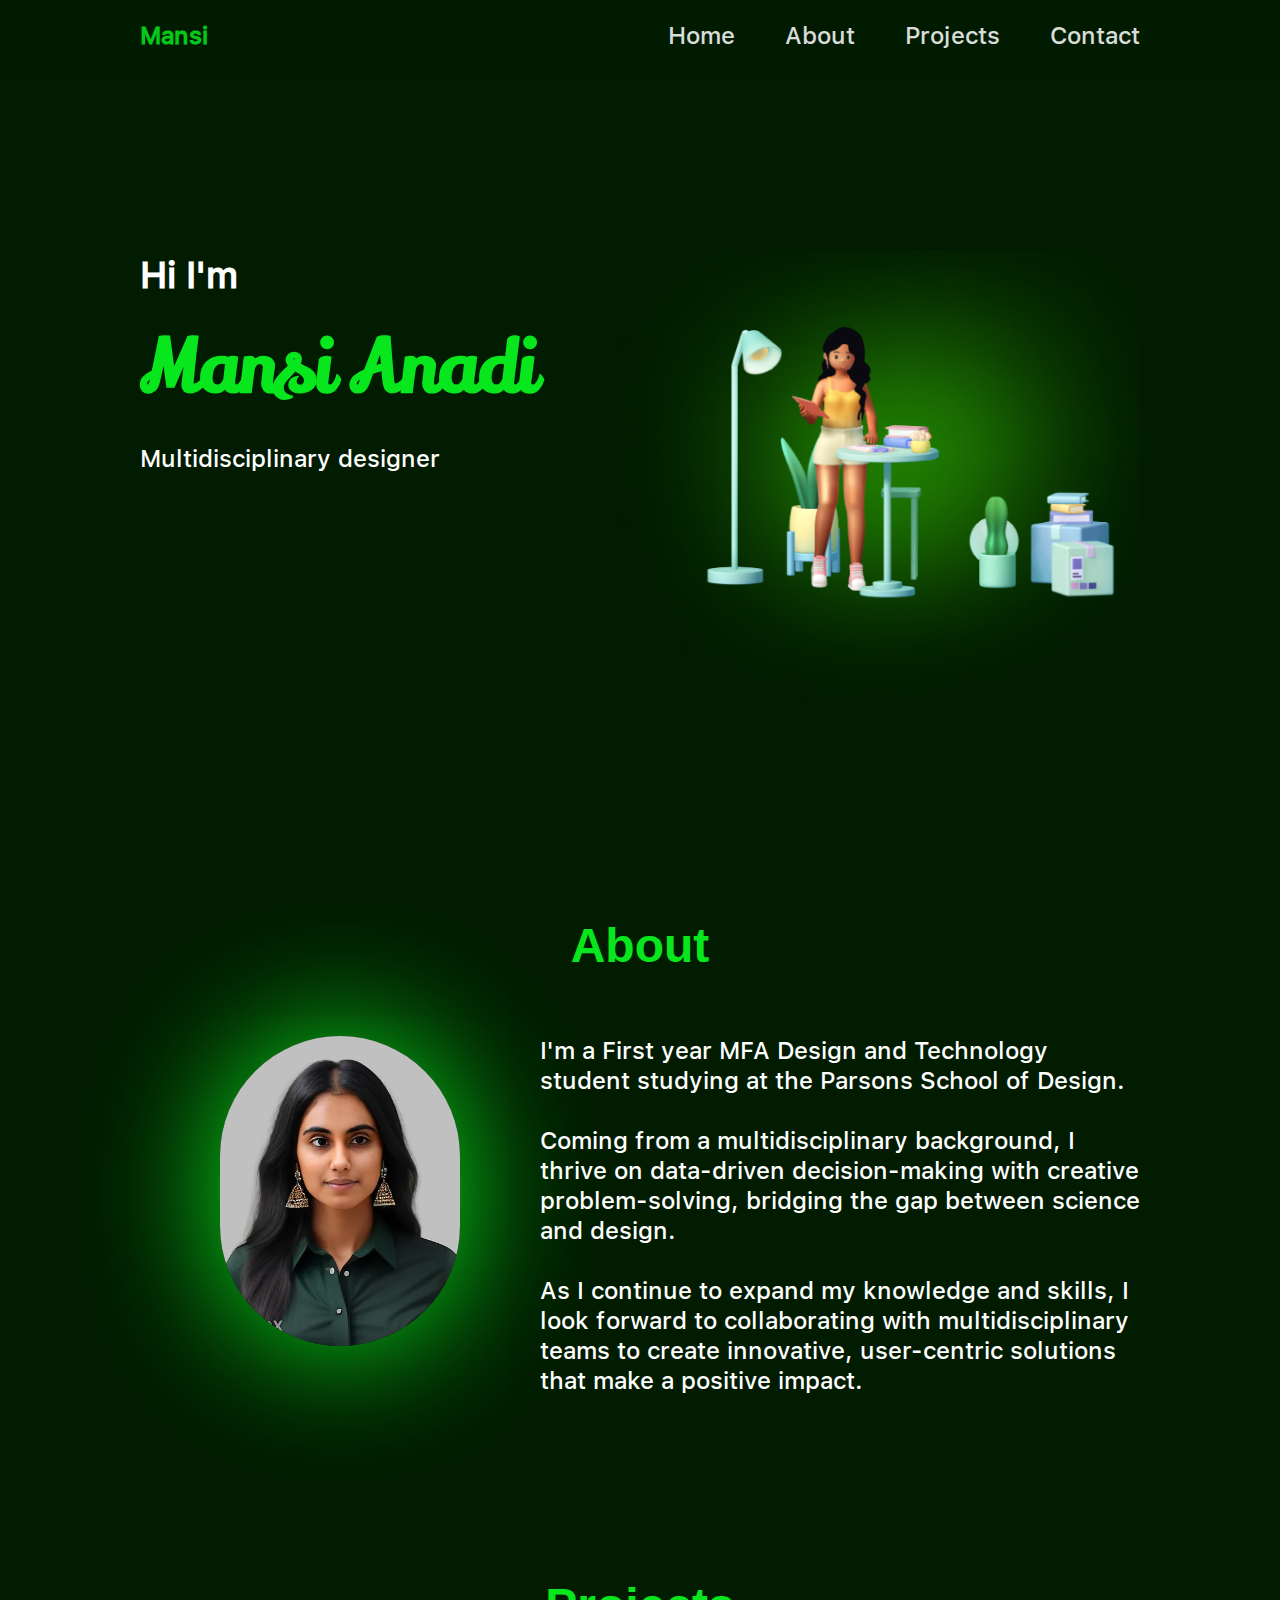
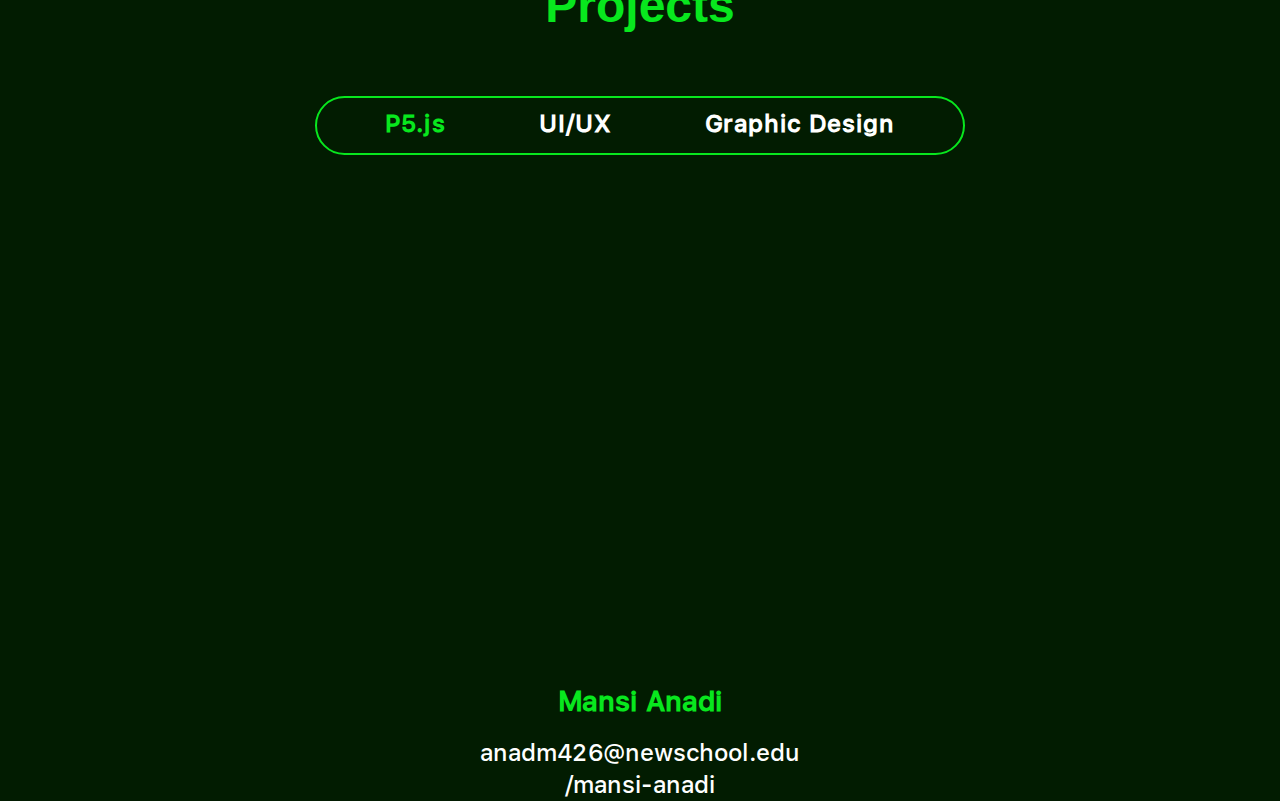
<file: mansi/index.html>
<!DOCTYPE html>
<html lang="en">
<head>
	<meta charset="utf-8">
    <meta name="viewport" content="width=device-width, initial-scale=1, shrink-to-fit=no">
    <meta name="description" content="">
    <meta name="author" content="">
    <title>Home | Mansi</title>
	<link rel="stylesheet" href="assets/css/style.css">
</head>
<body>

    <!-- Page Navbar -->
	<header class="navbar">
        <div class="navbar-container container">
            <input type="checkbox" name="" id="">
            <div class="hamburger-lines">
                <span class="line line1"></span>
                <span class="line line2"></span>
                <span class="line line3"></span>
            </div>
            <ul class="menu-items">
                <li><a href="#Home">Home</a></li>
                <li><a href="#About">About</a></li>
                <li><a href="#Projects">Projects</a></li>
                <li><a href="#Contact">Contact</a></li>
            </ul>
            <h1 class="logo">Mansi</h1>
        </div>
    </header>   
	<!-- End of Page Navbar -->

    <!-- page header -->
    <header id="Home" class="header">
        <div class="container">
			<div class="header-content">
            <h2 class="header-title">Hi I'm</h2>
            <h1 class="header-subtitle">Mansi Anadi</h1>
            <p class="header-paragraph">Multidisciplinary designer</p>   
			</div>
			<div class="header-image">
				<img src="assets/img/banner.png" alt="Banner"/>
			</div> 
        </div>              
    </header><!-- end of page header -->

    <!-- About section -->
    <section class="section" id="About">
        <div class="container">
            	<h1 class="section-title">About</h1>
			<div class="about-image">
				<img src="assets/img/picture.webp" alt=""/>
			</div>
			<div class="about-content">
				<p class="section-paragraph">I'm a First year MFA Design and Technology student studying at the Parsons School of Design.
<br/><br/>
Coming from a multidisciplinary background, I thrive on data-driven decision-making with creative problem-solving, bridging the gap between science and design.
<br/><br/>
As I continue to expand my knowledge and skills, I look forward to collaborating with multidisciplinary teams to create innovative, user-centric solutions that make a positive impact.</p>
			</div>
        </div>
    </section>
	<!-- end of about section -->
	
	
    <section class="section" id="Projects">
        <div class="container">
            	<h1 class="section-title">Projects</h1>

			
	<div class="wrapper">
		<div class="tab-wrapper">
			<ul class="tabs">
					<li class="tab-link active" data-tab="1">P5.js</li>
					<li class="tab-link" data-tab="2">UI/UX</li>
					<li class="tab-link" data-tab="3">Graphic Design</li>
			</ul>
		</div>
	
		<div class="content-wrapper">
		<div id="tab-1" class="tab-content active">
				<div class="section-main">
					<div class="section-image">
						<img src="assets/img/dory.webp" alt="project-4"/>
					</div>
					<div class="section-content">
						<h3 class="section-subtitle"> Finding Dory</h3>
						<ul class="section-list">
							<li>Game</li>
							<li>P5.js</li>
						</ul>
						<a href="https://editor.p5js.org/anadm426/full/h-N8MP3nF" class="view-project"  target="_blank">View Project &#8594;</a>
					</div>
				</div>
			</div>
			<div id="tab-2" class="tab-content ">
				<div class="section-main">
					<div class="section-content float-left">
						<h3 class="section-subtitle">Weather App-IOS</h3>
						<ul class="section-list">
							<li>UI/UX Re-design</li>
							<li>Figma</li>
						</ul>
						<a href="ios-app.html" class="view-project">View Project &#8594;</a>
					</div>
					<div class="section-image float-right">
						<img src="assets/img/app.webp" alt="project-1"/>
					</div>
				</div>
				<div class="section-main">
					<div class="section-image">
						<img src="assets/img/estudio.webp" alt="project-2"/>
					</div>
					<div class="section-content">
						<h3 class="section-subtitle">Estudio de Moda</h3>
						<ul class="section-list">
							<li>User Research</li>
							<li>Figma</li>
						</ul>
						<a href="https://drive.google.com/file/d/1XIFPdfuuFObtHNxjLZeRLMGCXdTAySK-/view" target="_blank" class="view-project">View Project &#8594;</a>
					</div>
				</div>
			</div>
	
			<div id="tab-3"class="tab-content">
				<div class="section-main">
					<div class="section-content float-left">
						<h3 class="section-subtitle">Book Cover</h3>
						<ul class="section-list">
							<li>Graphic Design</li>
							<li>Adobe Cloud</li>
						</ul>
						<a href="book-cover.html" class="view-project">View Project &#8594;</a>
					</div>
					<div class="section-image float-right">
						<img src="assets/img/book-cover.webp" alt="project-3"/>
					</div>
				</div>
				<div class="section-main padd-0">
					<div class="section-content float-right">
						<h3 class="section-subtitle">Business Card</h3>
						<ul class="section-list">
							<li>Graphic Design</li>
							<li>Adobe Cloud</li>
						</ul>
						<a href="business-card.html" class="view-project">View Project &#8594;</a>
					</div>
					<div class="section-image float-left">
						<img src="assets/img/card.webp" alt="project-5"/>
					</div>
				</div>
			</div>
		</div>
	</div>

			
			
        </div>
    </section>
	<!-- end of project section -->
	<footer class="section" id="Contact">
        <div class="container">
			<div class="text-center width-30">
				<h3 class="section-subtitle">Mansi Anadi</h3>
				<a href="mailto:anadm426@newschool.edu" class="d-flex">anadm426@newschool.edu</a><br/>
				<a href="https://www.linkedin.com/in/mansi-anadi/" target="_blank" class="d-flex">/mansi-anadi</a>
			</div>
		</div>
	</footer>

    	
  <script src="https://code.jquery.com/jquery-3.6.0.js"></script>
<script>
	window.onscroll = function () {
  var header = document.querySelector("header");
  if (window.pageYOffset > 0) {
    header.classList.add("sticky");
  } else {
    header.classList.remove("sticky");
  }
};

</script>
<script>
	$('.tab-link').click( function() {
	
	var tabID = $(this).attr('data-tab');
	
	$(this).addClass('active').siblings().removeClass('active');
	
	$('#tab-'+tabID).addClass('active').siblings().removeClass('active');
});
</script>
</body>
</html>
</file>
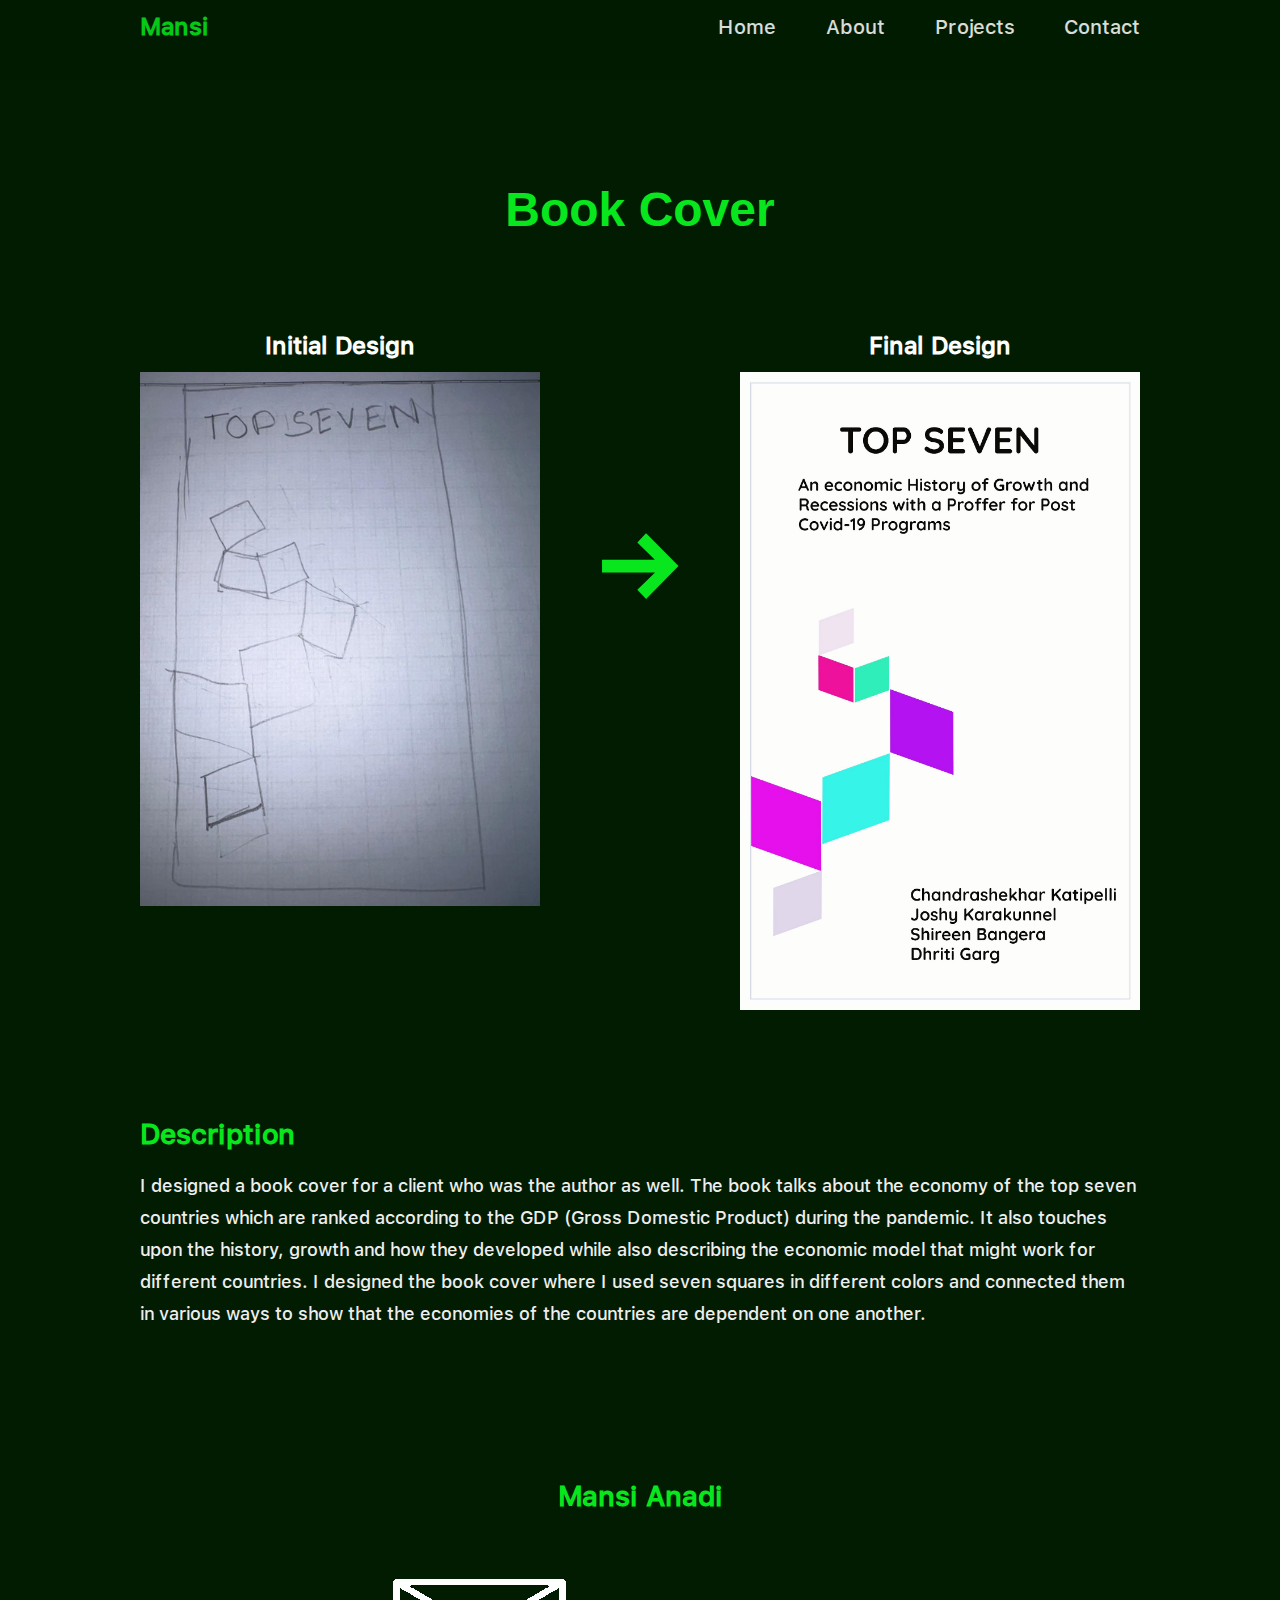
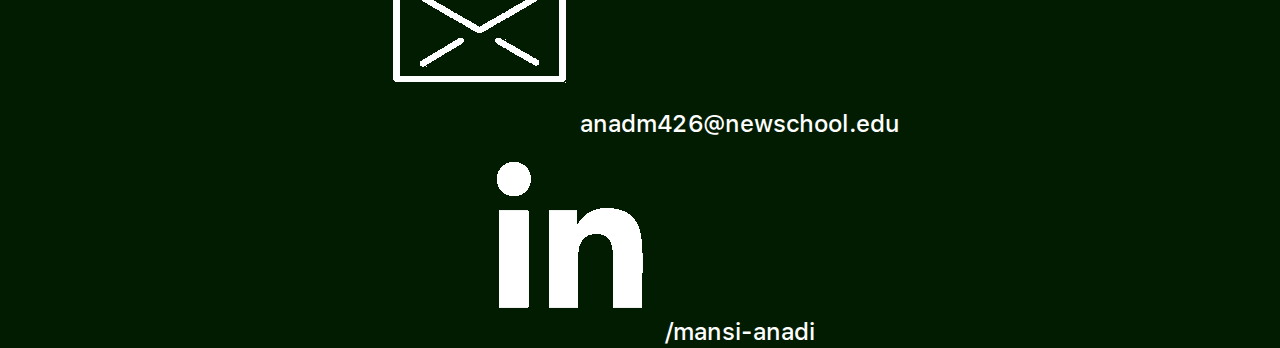
<file: book-cover.html>
<!DOCTYPE html>
<html lang="en">
<head>
	<meta charset="utf-8">
    <meta name="viewport" content="width=device-width, initial-scale=1, shrink-to-fit=no">
    <meta name="description" content="">
    <meta name="author" content="">
    <title>Home | Mansi</title>
	<link rel="stylesheet" href="assets/css/style.css">
</head>
<body>

    <!-- Page Navbar -->
	<header class="navbar">
        <div class="navbar-container container">
            <input type="checkbox" name="" id="">
            <div class="hamburger-lines">
                <span class="line line1"></span>
                <span class="line line2"></span>
                <span class="line line3"></span>
            </div>
            <ul class="menu-items">
                <li><a href="index.html#Home">Home</a></li>
                <li><a href="index.html#About">About</a></li>
                <li><a href="index.html#Projects">Projects</a></li>
                <li><a href="index.html#Contact">Contact</a></li>
            </ul>
            <h1 class="logo">Mansi</h1>
        </div>
    </header>   
	<!-- End of Page Navbar -->
	
	<!-- project section -->
    <section class="section" id="Projects">
        <div class="container">
			<div class="section-inner">
					<h2 class="section-title">Book Cover</h2>
					<div class="w-40">
						<h4>Initial Design</h4>
						<img src="assets/img/top-7.webp" alt=""/>
					</div>
					<div class="w-20">
						<h1>&#8594;</h1>
					</div>
					<div class="w-40">
						<h4>Final Design</h4>
						<img src="assets/img/top-7.jpg" alt=""/>
					</div>
			<h3 class="section-subtitle">Description</h3>
			<p>I designed a book cover for a client who was the author as well. The book talks about the economy of the top seven countries which are ranked according to the GDP (Gross Domestic Product) during the pandemic. It also touches upon the history, growth and how they developed while also describing the economic model that might work for different countries. I designed the book cover where I used seven squares in different colors and connected them in various ways to show that the economies of the countries are dependent on one another.</p>
			</div>
			
			
        </div>
    </section>
	<!-- end of project section -->
	<footer class="section" id="Contact">
        <div class="container">
			<div class="text-center width-30">
				<h3 class="section-subtitle">Mansi Anadi</h3>
				<a href="mailto:anadm426@newschool.edu" class="d-flex"><img src="assets/img/mail.png" class="social-img" alt=""/><span>anadm426@newschool.edu</span></a><br/>
				<a href="https://www.linkedin.com/in/mansi-anadi/" target="_blank" class="d-flex"><img src="assets/img/linkedin.png" class="social-img" alt=""/><span>/mansi-anadi</span></a>
				</div>
		</div>
	</footer>

    	
<script>
	window.onscroll = function () {
  var header = document.querySelector("header");
  if (window.pageYOffset > 0) {
    header.classList.add("sticky");
  } else {
    header.classList.remove("sticky");
  }
};

</script>
</body>
</html>
</file>
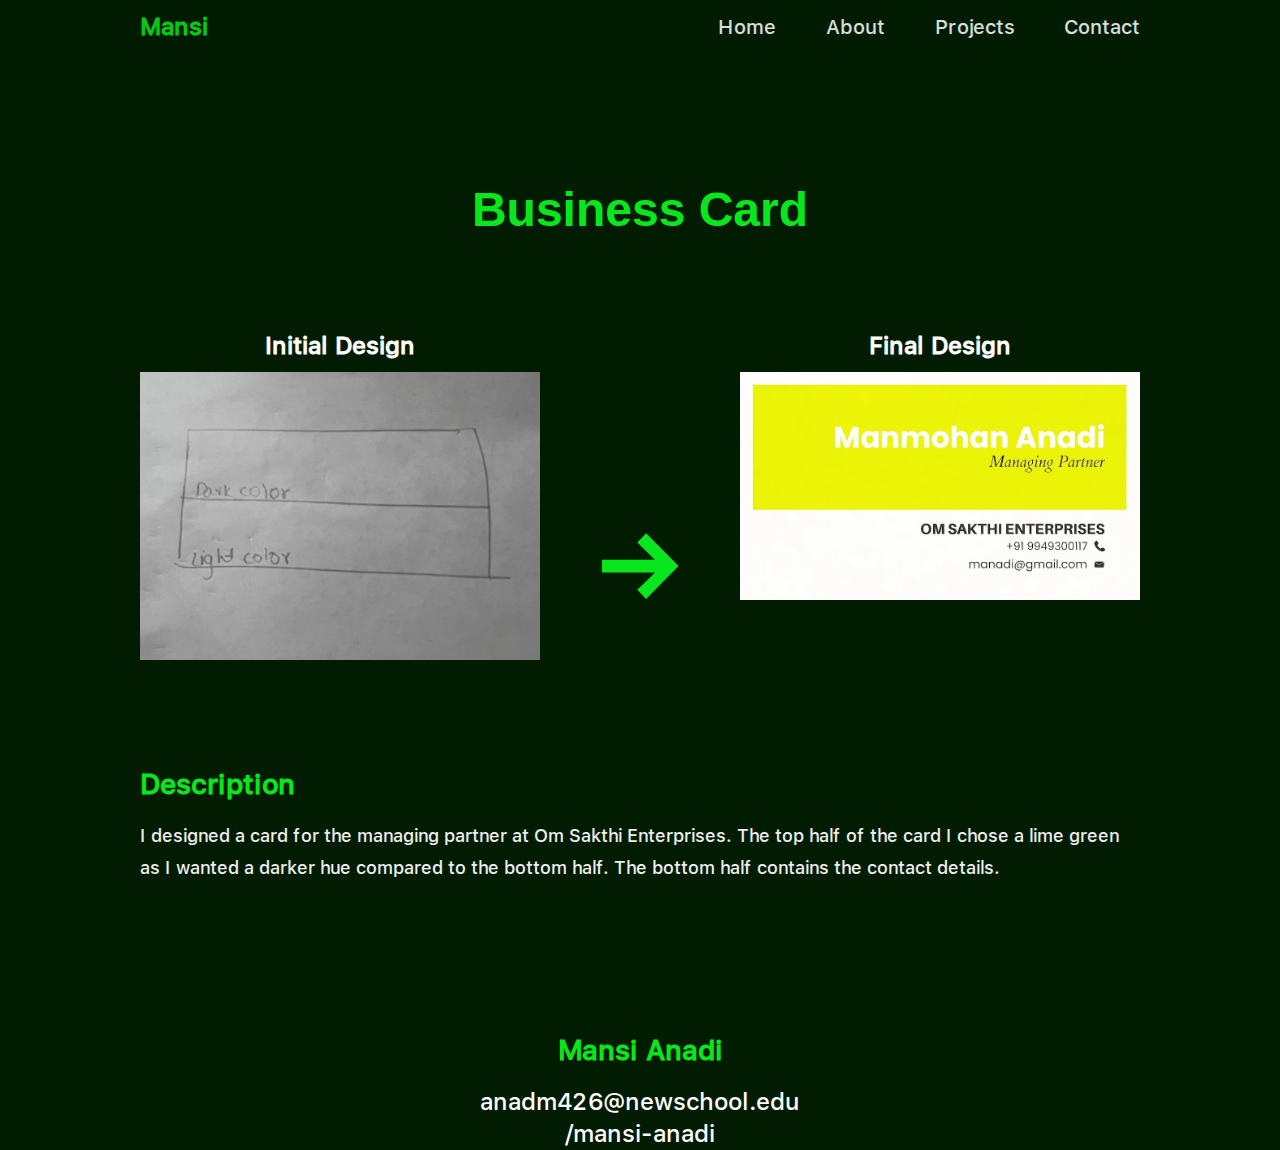
<file: business-card.html>
<!DOCTYPE html>
<html lang="en">
<head>
	<meta charset="utf-8">
    <meta name="viewport" content="width=device-width, initial-scale=1, shrink-to-fit=no">
    <meta name="description" content="">
    <meta name="author" content="">
    <title>Home | Mansi</title>
	<link rel="stylesheet" href="assets/css/style.css">
</head>
<body>

    <!-- Page Navbar -->
	<header class="navbar">
        <div class="navbar-container container">
            <input type="checkbox" name="" id="">
            <div class="hamburger-lines">
                <span class="line line1"></span>
                <span class="line line2"></span>
                <span class="line line3"></span>
            </div>
            <ul class="menu-items">
                <li><a href="index.html#Home">Home</a></li>
                <li><a href="index.html#About">About</a></li>
                <li><a href="index.html#Projects">Projects</a></li>
                <li><a href="index.html#Contact">Contact</a></li>
            </ul>
            <h1 class="logo">Mansi</h1>
        </div>
    </header>   
	<!-- End of Page Navbar -->
	
	<!-- project section -->
    <section class="section" id="Projects">
        <div class="container">
			<div class="section-inner">
					<h2 class="section-title">Business Card</h2>
					<div class="w-40">
						<h4>Initial Design</h4>
						<img src="assets/img/business.png" alt=""/>
					</div>
					<div class="w-20">
						<h1>&#8594;</h1>
					</div>
					<div class="w-40">
						<h4>Final Design</h4>
						<img src="assets/img/card.webp" alt=""/>
					</div>
			</div>
			
			
			<div class="section-inner">
				
			<h3 class="section-subtitle">Description</h3>
			<p>I designed a card for the managing partner at Om Sakthi Enterprises.  The top half of the card I chose a lime green as I wanted a darker hue compared to the bottom half. The bottom half contains the contact details. </p>
			</div>
        </div>
    </section>
	<!-- end of project section -->
	<footer class="section" id="Contact">
        <div class="container">
			<div class="text-center width-30">
				<h3 class="section-subtitle">Mansi Anadi</h3>
				<a href="mailto:anadm426@newschool.edu" class="d-flex">anadm426@newschool.edu</a><br/>
				<a href="https://www.linkedin.com/in/mansi-anadi/" target="_blank" class="d-flex">/mansi-anadi</a>
			</div>
		</div>
	</footer>

    	
<script>
	window.onscroll = function () {
  var header = document.querySelector("header");
  if (window.pageYOffset > 0) {
    header.classList.add("sticky");
  } else {
    header.classList.remove("sticky");
  }
};

</script>
</body>
</html>
</file>
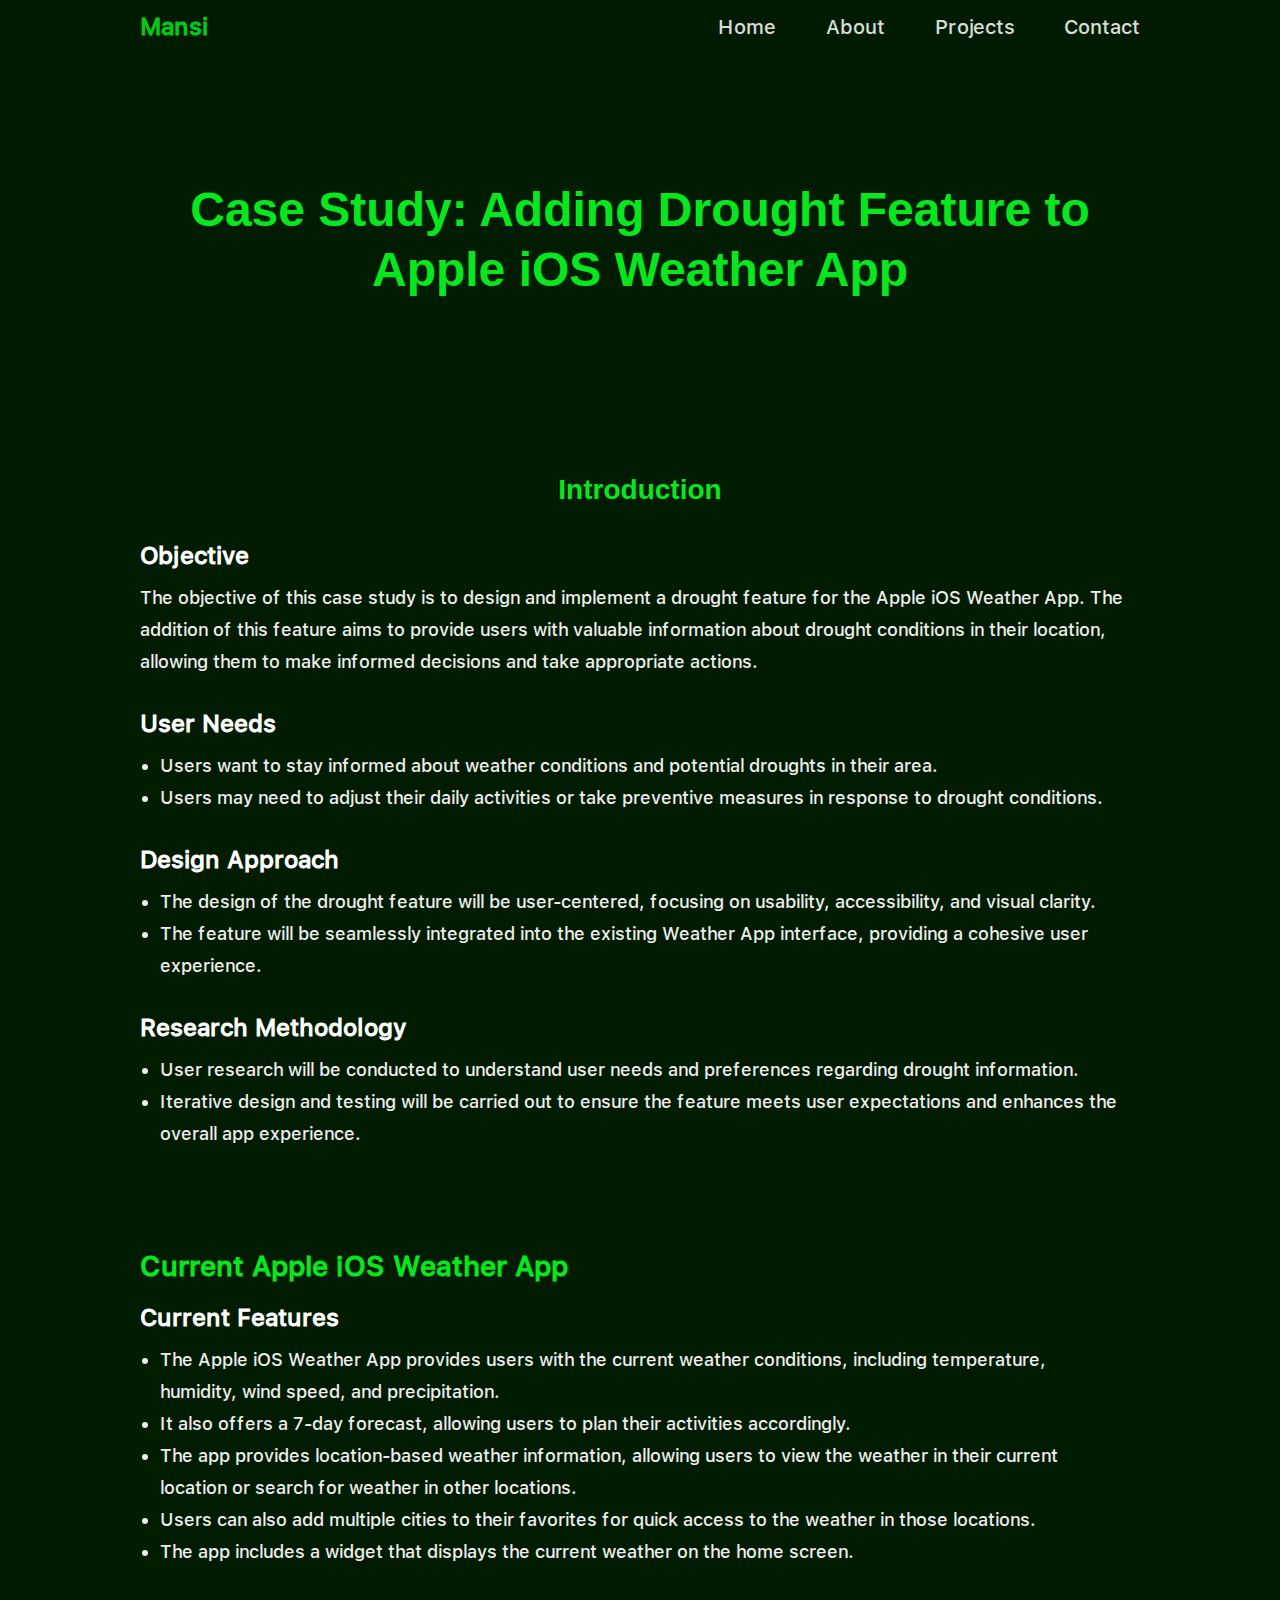
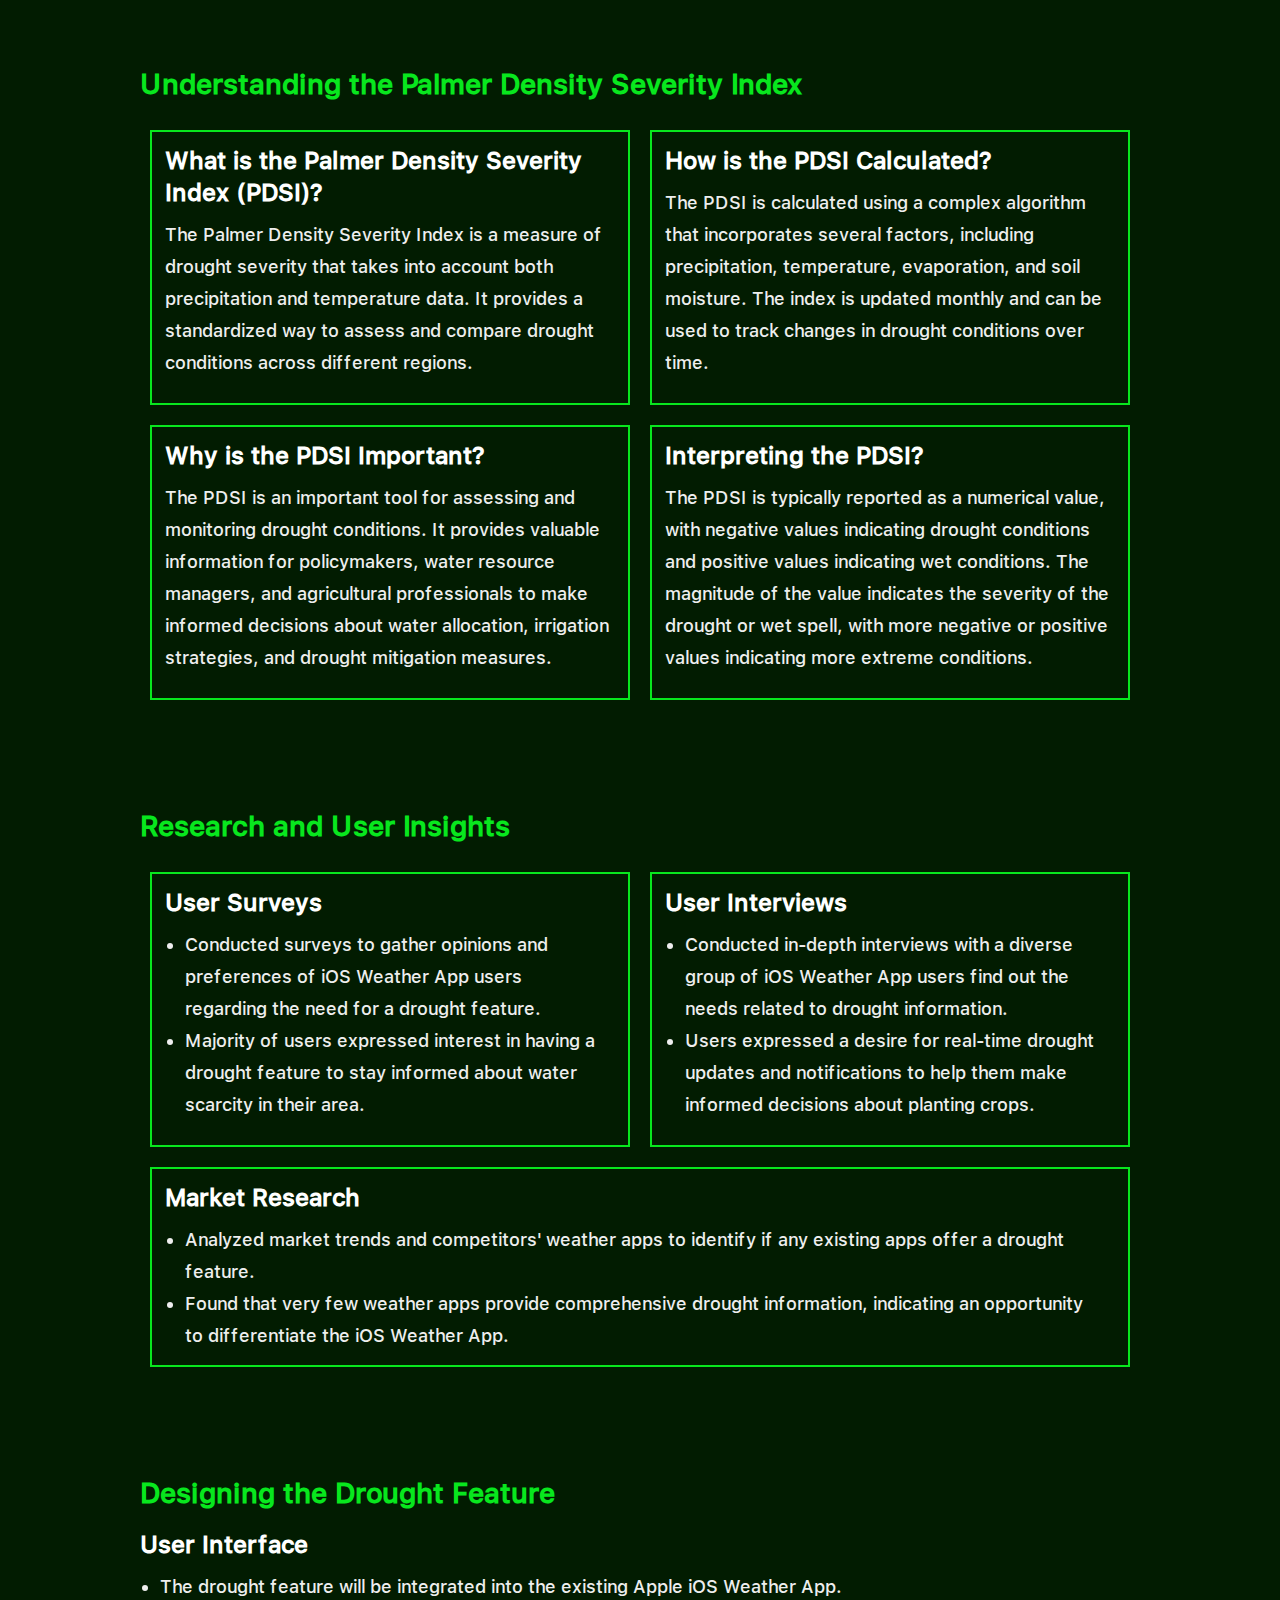
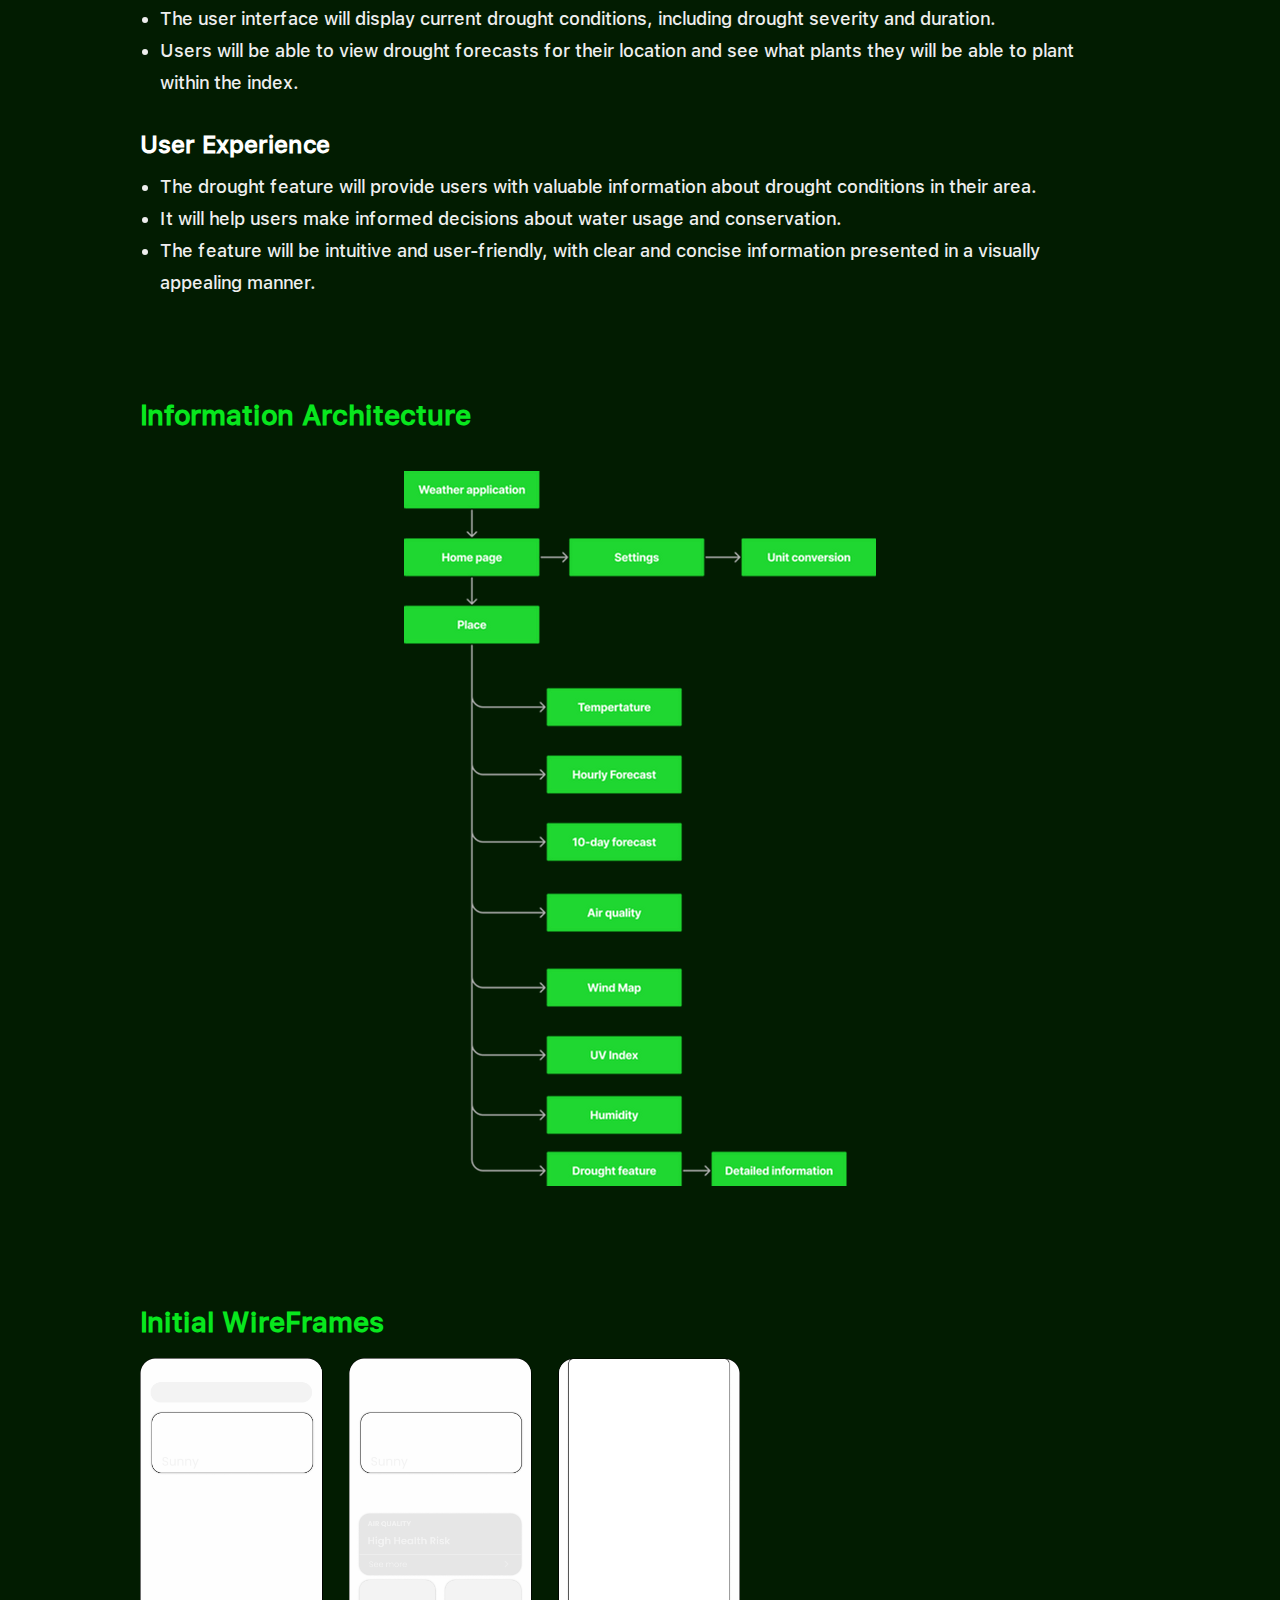
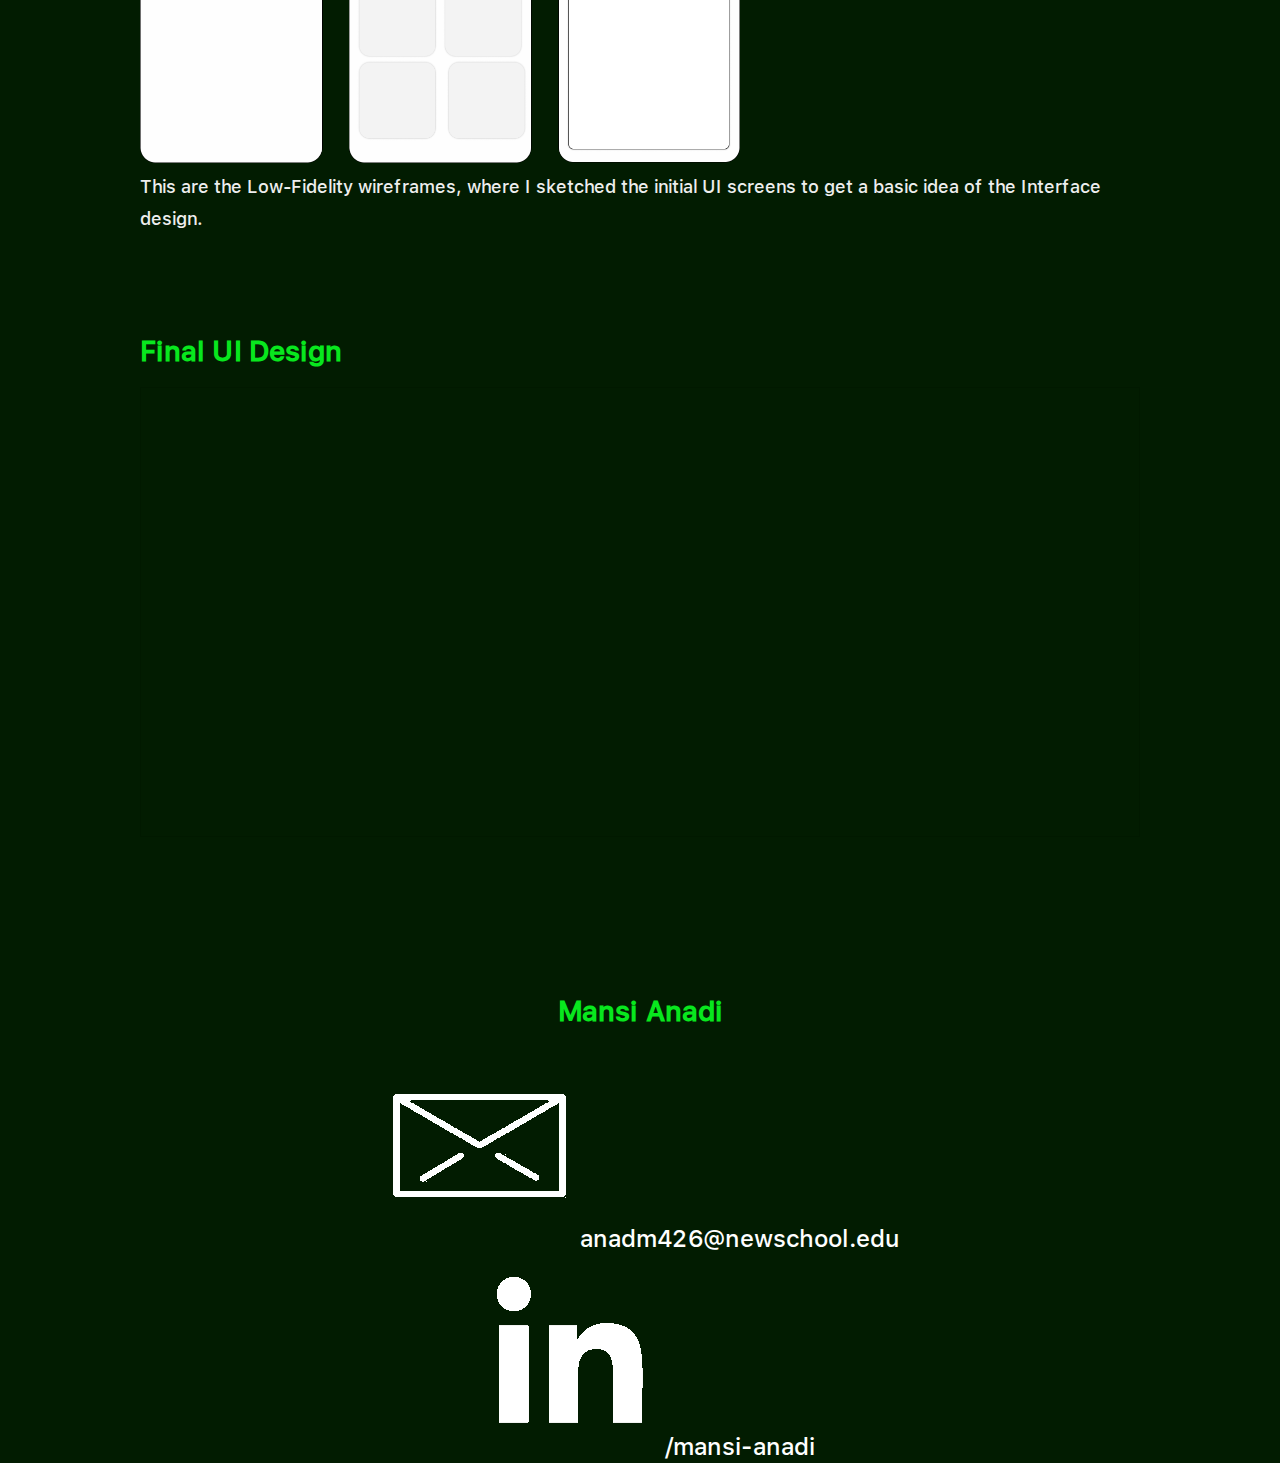
<file: ios-app.html>
<!DOCTYPE html>
<html lang="en">
<head>
	<meta charset="utf-8">
    <meta name="viewport" content="width=device-width, initial-scale=1, shrink-to-fit=no">
    <meta name="description" content="">
    <meta name="author" content="">
    <title>Home | Mansi</title>
	<link rel="stylesheet" href="assets/css/style.css">
</head>
<body>

    <!-- Page Navbar -->
	<header class="navbar">
        <div class="navbar-container container">
            <input type="checkbox" name="" id="">
            <div class="hamburger-lines">
                <span class="line line1"></span>
                <span class="line line2"></span>
                <span class="line line3"></span>
            </div>
            <ul class="menu-items">
                <li><a href="index.html#Home">Home</a></li>
                <li><a href="index.html#About">About</a></li>
                <li><a href="index.html#Projects">Projects</a></li>
                <li><a href="index.html#Contact">Contact</a></li>
            </ul>
            <h1 class="logo">Mansi</h1>
        </div>
    </header>   
	<!-- End of Page Navbar -->
	
	<!-- project section -->
    <section class="section" id="Projects">
        <div class="container">
			<div class="section-inner">
					<h2 class="section-title">Case Study: Adding Drought Feature to Apple iOS Weather App</h2>
			<h3 class="section-title section-subtitle">Introduction</h3>
			<h4>Objective</h4>
			<p>The objective of this case study is to design and implement a drought feature for the Apple iOS Weather App. The addition of this feature aims to provide users with valuable information about drought conditions in their location, allowing them to make informed decisions and take appropriate actions.</p>
			<h4>User Needs</h4>
			<ul>
			                <li>Users want to stay informed about weather conditions and potential droughts in their area.</li>
			                <li>Users may need to adjust their daily activities or take preventive measures in response to drought conditions.</li>
			</ul>
			<h4>Design Approach</h4>
			<ul>
			                <li>The design of the drought feature will be user-centered, focusing on usability, accessibility, and visual clarity.</li>
			                <li>The feature will be seamlessly integrated into the existing Weather App interface, providing a cohesive user experience.</li>
			</ul>
			<h4>Research Methodology</h4>
			<ul>
			                <li>User research will be conducted to understand user needs and preferences regarding drought information.</li>
			                <li>Iterative design and testing will be carried out to ensure the feature meets user expectations and enhances the overall app experience.</li>
			</ul>
			<h3 class="section-subtitle">Current Apple iOS Weather App</h3>
			<h4>Current Features</h4>
			<ul>
			                <li>The Apple iOS Weather App provides users with the current weather conditions, including temperature, humidity, wind speed, and precipitation.</li>
			                <li>It also offers a 7-day forecast, allowing users to plan their activities accordingly.</li>
			                <li>The app provides location-based weather information, allowing users to view the weather in their current location or search for weather in other locations.</li>
			                <li>Users can also add multiple cities to their favorites for quick access to the weather in those locations.</li>
			                <li>The app includes a widget that displays the current weather on the home screen.</li>
			</ul>
			 
			<h3 class="section-subtitle">Understanding the Palmer Density Severity Index</h3>
			 
			<div class="app-box">
			                <h4>What is the Palmer Density Severity Index (PDSI)?</h4>
			                <p>The Palmer Density Severity Index is a measure of drought severity that takes into account both precipitation and temperature data. It provides a standardized way to assess and compare drought conditions across different regions.
			</p>
			</div>
			 
			 
			<div class="app-box">
			                <h4>How is the PDSI Calculated?</h4>
			                <p>The PDSI is calculated using a complex algorithm that incorporates several factors, including precipitation, temperature, evaporation, and soil moisture. The index is updated monthly and can be used to track changes in drought conditions over time.
			                </p>
			</div>
			 
			<div class="app-box">
			                <h4>Why is the PDSI Important?</h4>
			                <p>The PDSI is an important tool for assessing and monitoring drought conditions. It provides valuable information for policymakers, water resource managers, and agricultural professionals to make informed decisions about water allocation, irrigation strategies, and drought mitigation measures.
			                </p>
			</div>
			 
			<div class="app-box">
			                <h4>Interpreting the PDSI?</h4>
			                <p>The PDSI is typically reported as a numerical value, with negative values indicating drought conditions and positive values indicating wet conditions. The magnitude of the value indicates the severity of the drought or wet spell, with more negative or positive values indicating more extreme conditions.
			                </p>
			</div>
			 
			<h3 class="section-subtitle">Research and User Insights</h3>
			 
			<div class="app-box">
			                <h4>User Surveys</h4>
			                <ul>
			                                <li>Conducted surveys to gather opinions and preferences of iOS Weather App users regarding the need for a drought feature.</li>
			                                <li>Majority of users expressed interest in having a drought feature to stay informed about water scarcity in their area.
			                                </li>
			                </ul>
			</div>
			 
			<div class="app-box">
			                <h4>User Interviews</h4>
			                <ul>
			                                <li>Conducted in-depth interviews with a diverse group of iOS Weather App users find out the needs related to drought information.
			                                </li>
			                                <li>Users expressed a desire for real-time drought updates and notifications to help them make informed decisions about planting crops.
			                                </li>
			                </ul>
			</div>
			 
			<div class="app-box w-full">
			<h4>Market Research</h4>
			                <ul>
			                                <li>Analyzed market trends and competitors' weather apps to identify if any existing apps offer a drought feature.</li>
			                                <li>Found that very few weather apps provide comprehensive drought information, indicating an opportunity to differentiate the iOS Weather App.
			                                </li>
			                </ul>
			</div>
			 
			<h3 class="section-subtitle">Designing the Drought Feature</h3>
			<h4>User Interface</h4>
			<ul>
			                <li>The drought feature will be integrated into the existing Apple iOS Weather App.</li>
			                <li>The user interface will display current drought conditions, including drought severity and duration.</li>
			                <li>Users will be able to view drought forecasts for their location and see what plants they will be able to plant within the index.
			                </li>
			</ul>
			 
			<h4>User Experience</h4>
			<ul>
			                <li>The drought feature will provide users with valuable information about drought conditions in their area.</li>
			                <li>It will help users make informed decisions about water usage and conservation.</li>
			                <li>The feature will be intuitive and user-friendly, with clear and concise information presented in a visually appealing manner.</li>
			</ul>
			 
			<h3 class="section-subtitle">Information Architecture</h3>
			<img src="assets/img/architecture.webp" alt="architecture" class="architecture"/>
			 
			<h3 class="section-subtitle">Initial WireFrames</h3>
			<img src="assets/img/wireframe.png" alt="wireframe" class="w-60"/>
			<p>This are the Low-Fidelity wireframes, where I sketched the initial UI screens to get a basic idea of the Interface design.</p>
			 
			<h3 class="section-subtitle">Final UI Design</h3>
			<iframe style="border: 1px solid rgba(0, 0, 0, 0.1);" width="100%" height="450" src="https://www.figma.com/embed?embed_host=share&url=https%3A%2F%2Fwww.figma.com%2Fproto%2FHCtxk2h9XMgNaxjlsiuo2F%2FApple-IOS%3Ftype%3Ddesign%26node-id%3D1-744%26t%3DrwQpm2KKcgfWpTxq-1%26scaling%3Dscale-down%26page-id%3D0%253A1%26mode%3Ddesign" allowfullscreen></iframe>

			</div>
			
			
        </div>
    </section>
	<!-- end of project section -->
	<footer class="section" id="Contact">
        <div class="container">
			<div class="text-center width-30">
				<h3 class="section-subtitle">Mansi Anadi</h3>
				<a href="mailto:anadm426@newschool.edu" class="d-flex"><img src="assets/img/mail.png" class="social-img" alt=""/><span>anadm426@newschool.edu</span></a><br/>
				<a href="https://www.linkedin.com/in/mansi-anadi/" target="_blank" class="d-flex"><img src="assets/img/linkedin.png" class="social-img" alt=""/><span>/mansi-anadi</span></a>
				</div>
		</div>
	</footer>

    	
<script>
	window.onscroll = function () {
  var header = document.querySelector("header");
  if (window.pageYOffset > 0) {
    header.classList.add("sticky");
  } else {
    header.classList.remove("sticky");
  }
};

</script>
</body>
</html>
</file>
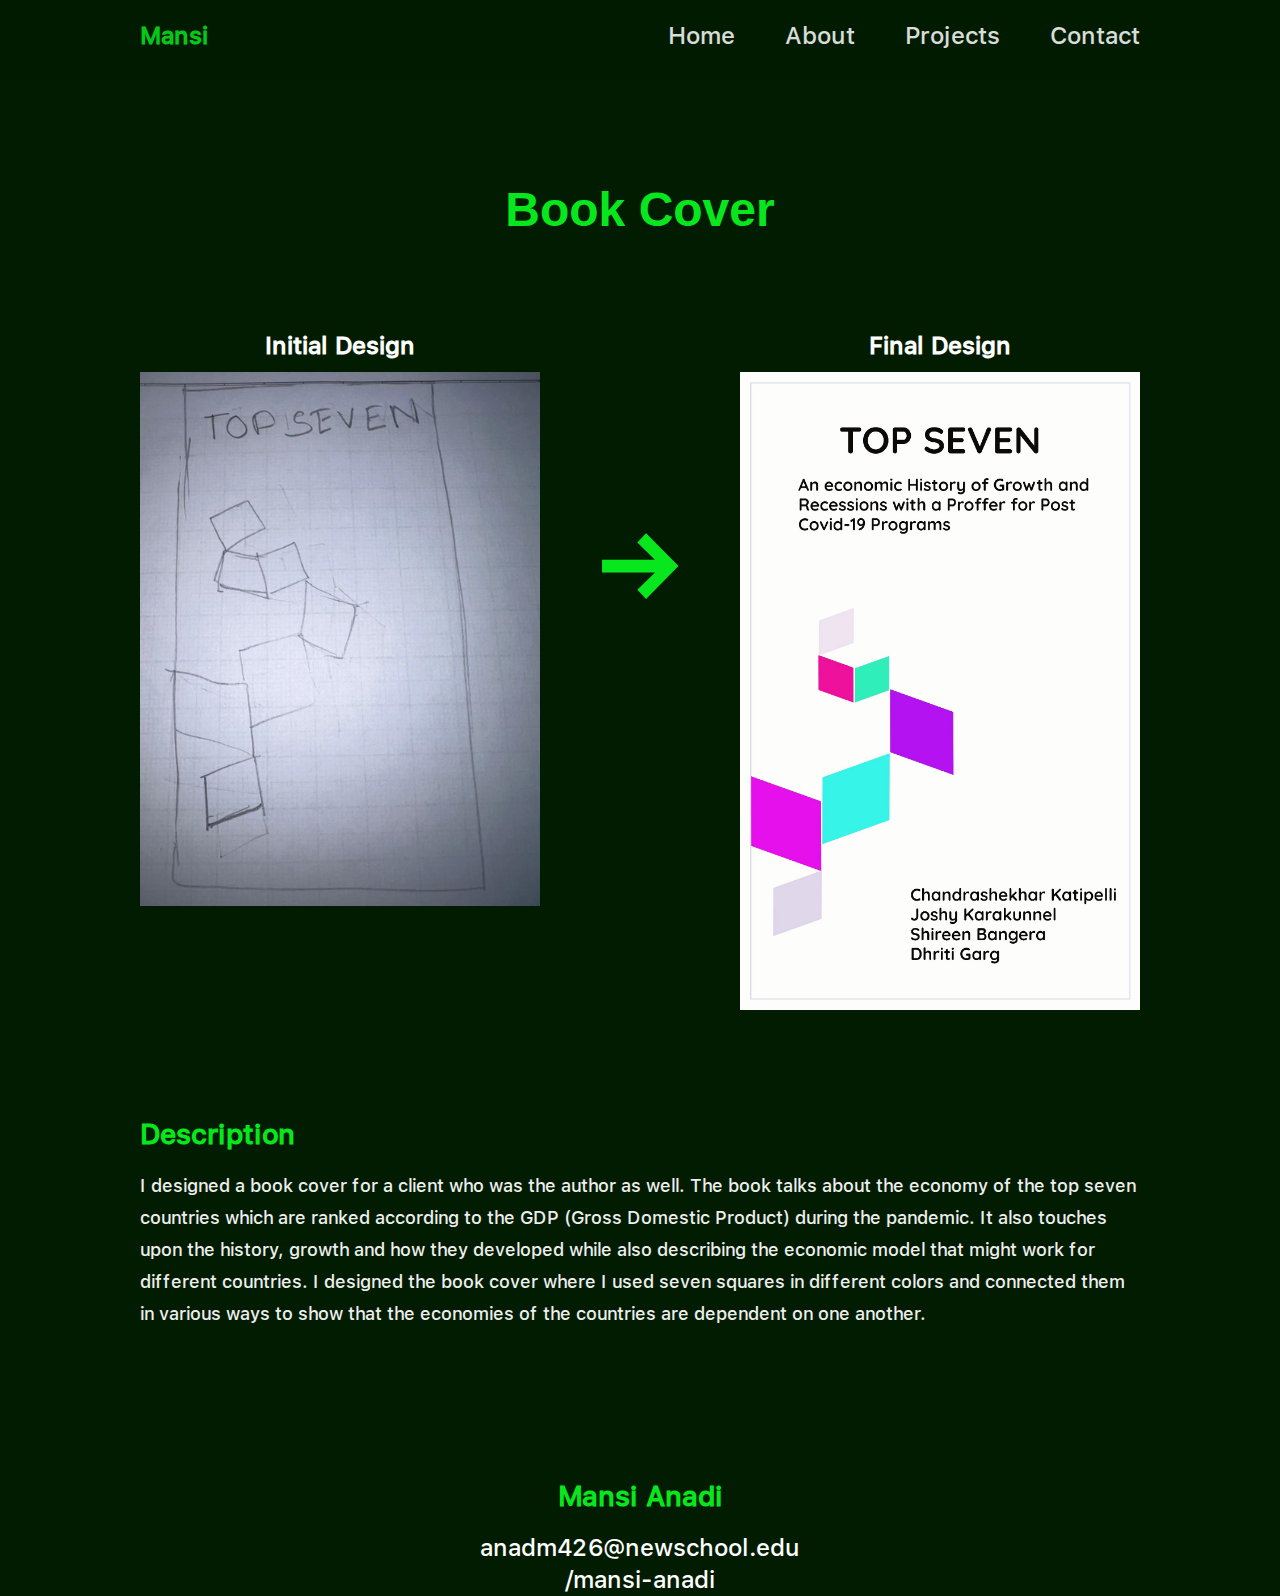
<file: mansi/book-cover.html>
<!DOCTYPE html>
<html lang="en">
<head>
	<meta charset="utf-8">
    <meta name="viewport" content="width=device-width, initial-scale=1, shrink-to-fit=no">
    <meta name="description" content="">
    <meta name="author" content="">
    <title>Home | Mansi</title>
	<link rel="stylesheet" href="assets/css/style.css">
</head>
<body>

    <!-- Page Navbar -->
	<header class="navbar">
        <div class="navbar-container container">
            <input type="checkbox" name="" id="">
            <div class="hamburger-lines">
                <span class="line line1"></span>
                <span class="line line2"></span>
                <span class="line line3"></span>
            </div>
            <ul class="menu-items">
                <li><a href="index.html#Home">Home</a></li>
                <li><a href="index.html#About">About</a></li>
                <li><a href="index.html#Projects">Projects</a></li>
                <li><a href="index.html#Contact">Contact</a></li>
            </ul>
            <h1 class="logo">Mansi</h1>
        </div>
    </header>   
	<!-- End of Page Navbar -->
	
	<!-- project section -->
    <section class="section" id="Projects">
        <div class="container">
			<div class="section-inner">
					<h2 class="section-title">Book Cover</h2>
					<div class="w-40">
						<h4>Initial Design</h4>
						<img src="assets/img/top-7.webp" alt=""/>
					</div>
					<div class="w-20">
						<h1>&#8594;</h1>
					</div>
					<div class="w-40">
						<h4>Final Design</h4>
						<img src="assets/img/top-7.jpg" alt=""/>
					</div>
			<h3 class="section-subtitle">Description</h3>
			<p>I designed a book cover for a client who was the author as well. The book talks about the economy of the top seven countries which are ranked according to the GDP (Gross Domestic Product) during the pandemic. It also touches upon the history, growth and how they developed while also describing the economic model that might work for different countries. I designed the book cover where I used seven squares in different colors and connected them in various ways to show that the economies of the countries are dependent on one another.</p>
			</div>
			
			
        </div>
    </section>
	<!-- end of project section -->
	<footer class="section" id="Contact">
        <div class="container">
			<div class="text-center width-30">
				<h3 class="section-subtitle">Mansi Anadi</h3>
				<a href="mailto:anadm426@newschool.edu" class="d-flex">anadm426@newschool.edu</a><br/>
				<a href="https://www.linkedin.com/in/mansi-anadi/" target="_blank" class="d-flex">/mansi-anadi</a>
			</div>
		</div>
	</footer>

    	
<script>
	window.onscroll = function () {
  var header = document.querySelector("header");
  if (window.pageYOffset > 0) {
    header.classList.add("sticky");
  } else {
    header.classList.remove("sticky");
  }
};

</script>
</body>
</html>
</file>
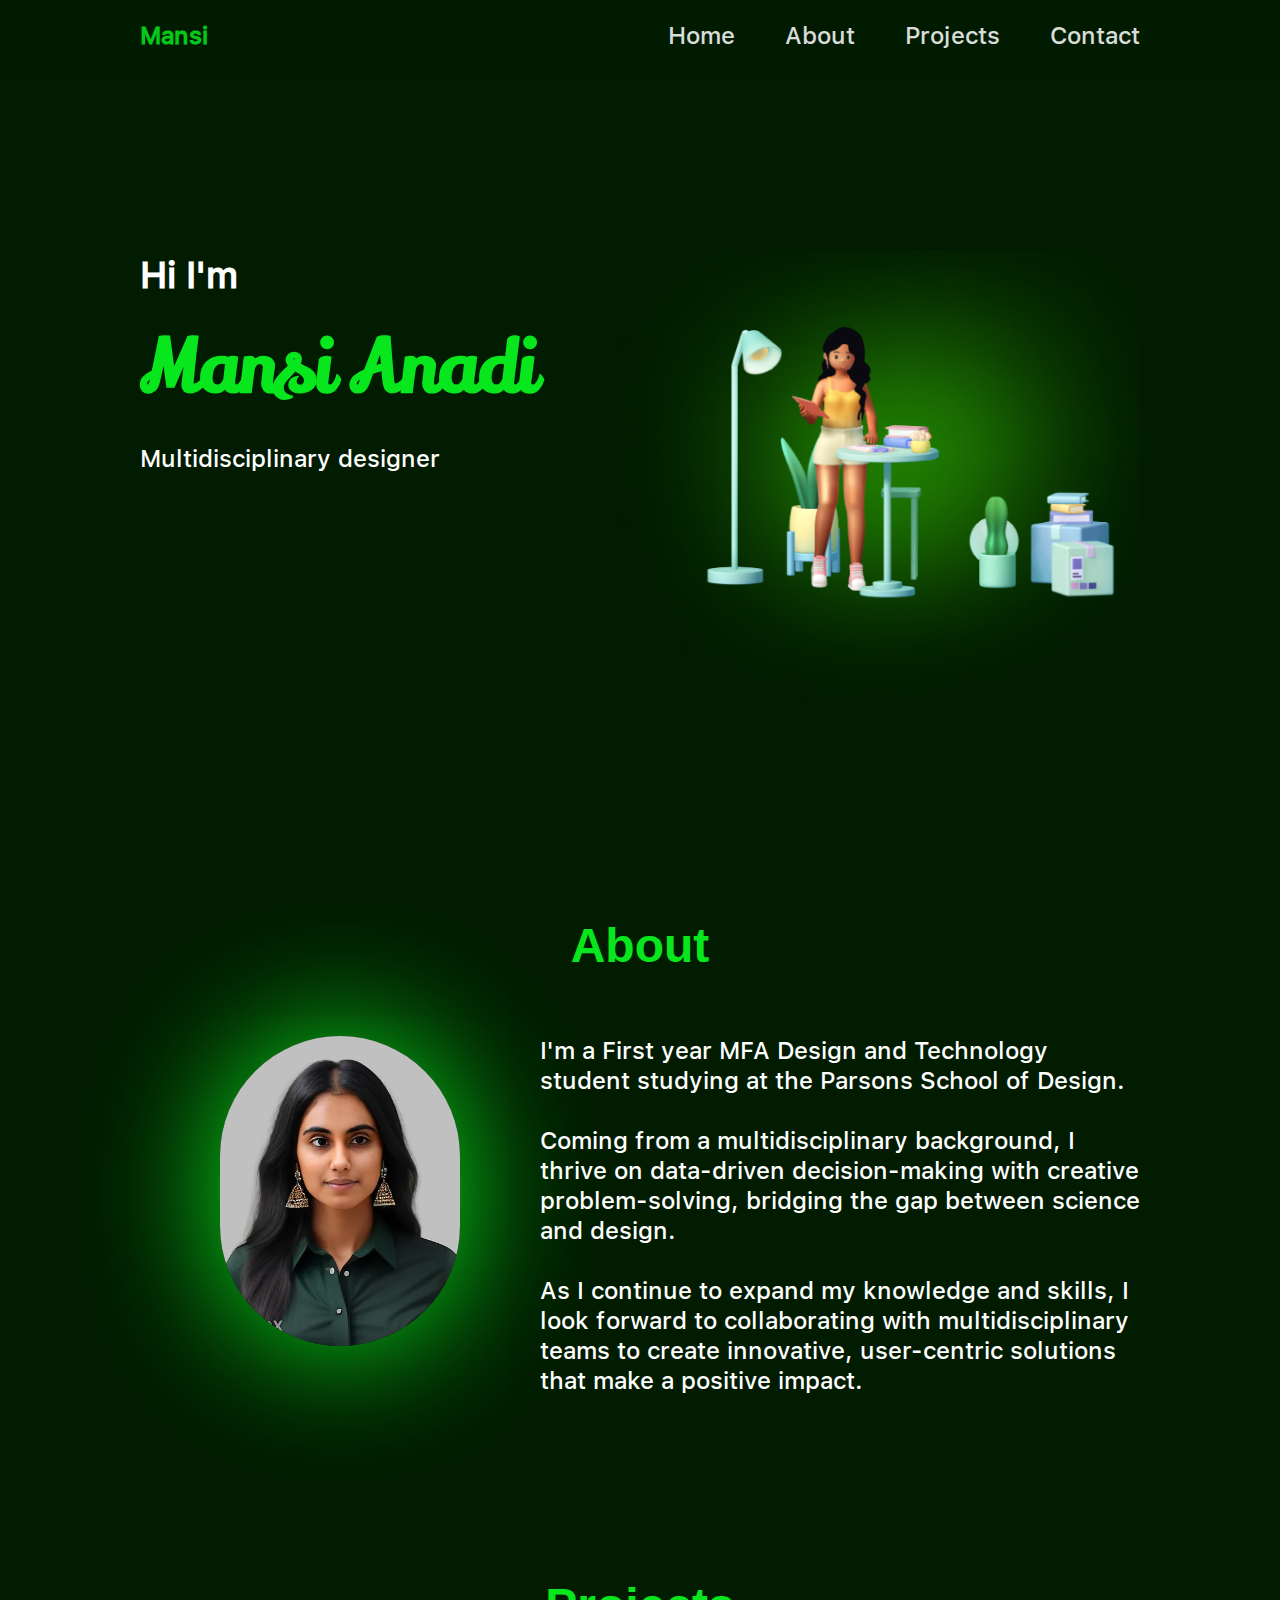
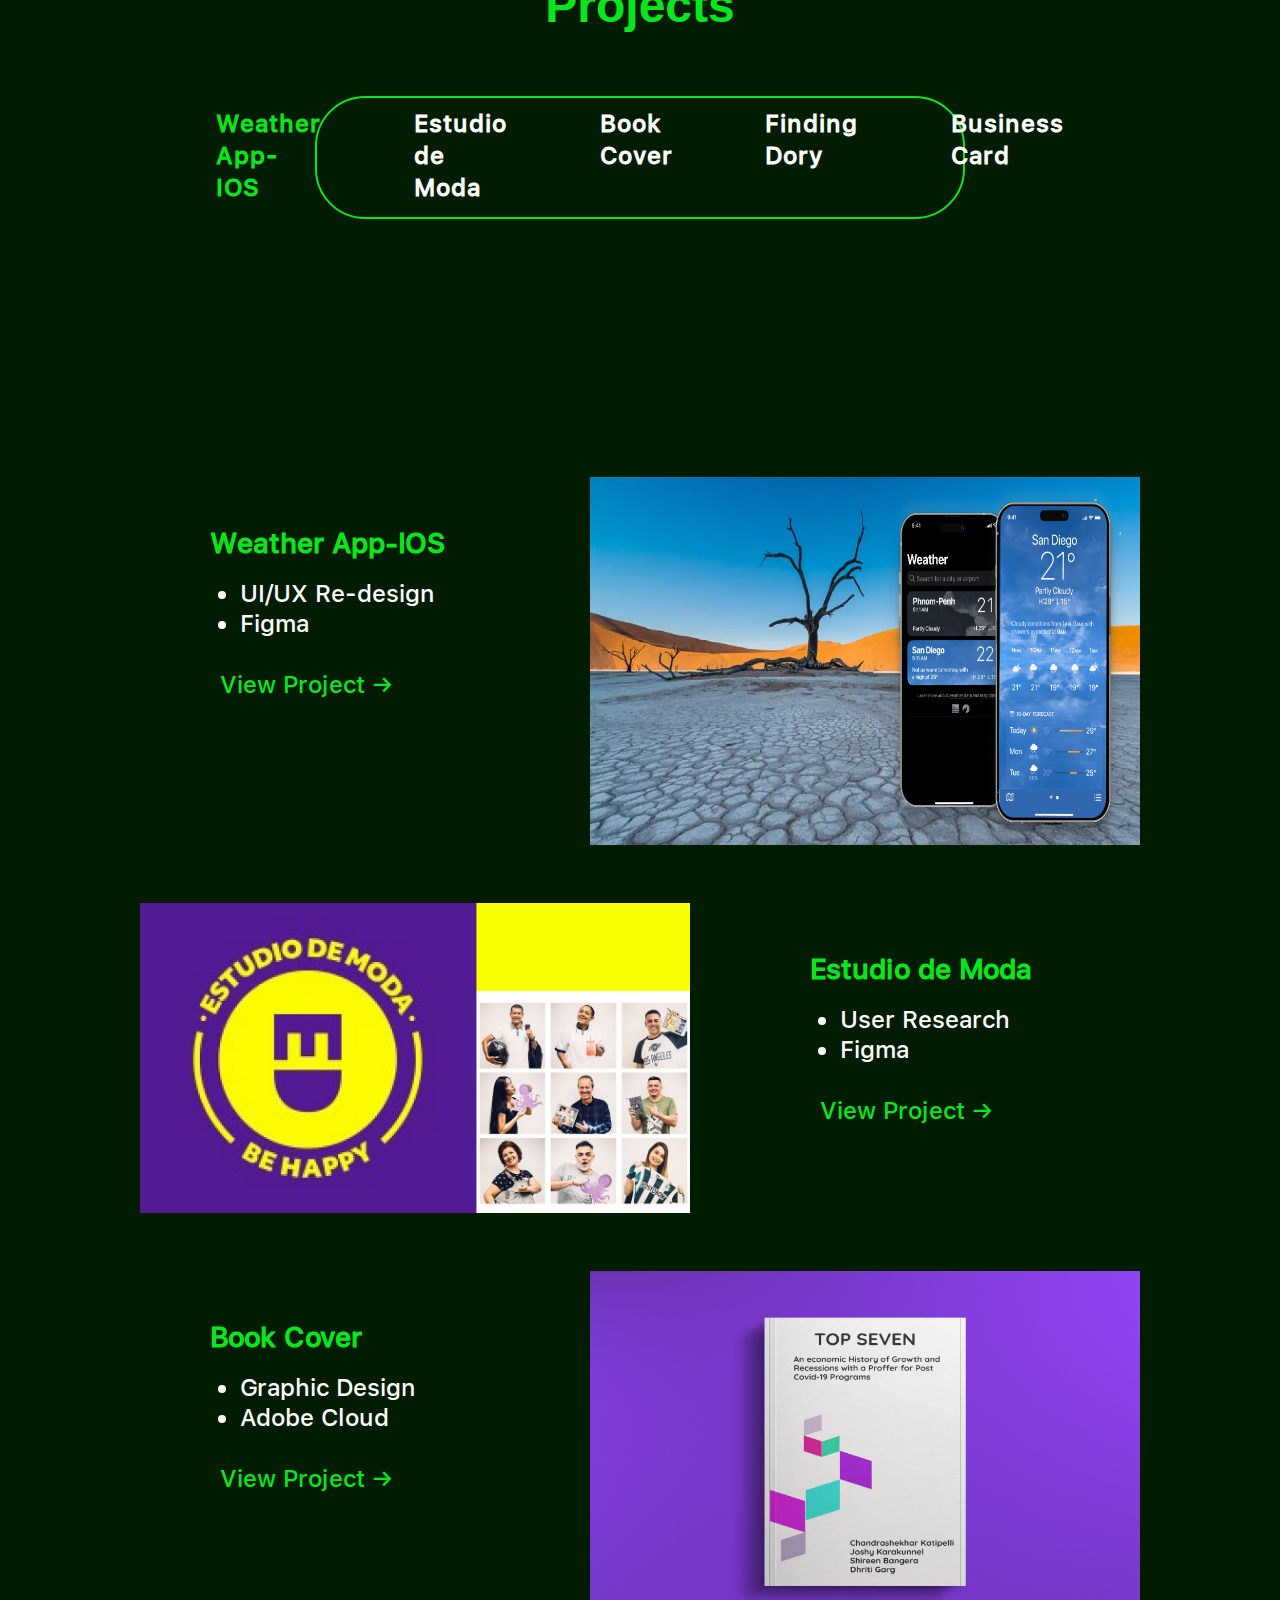
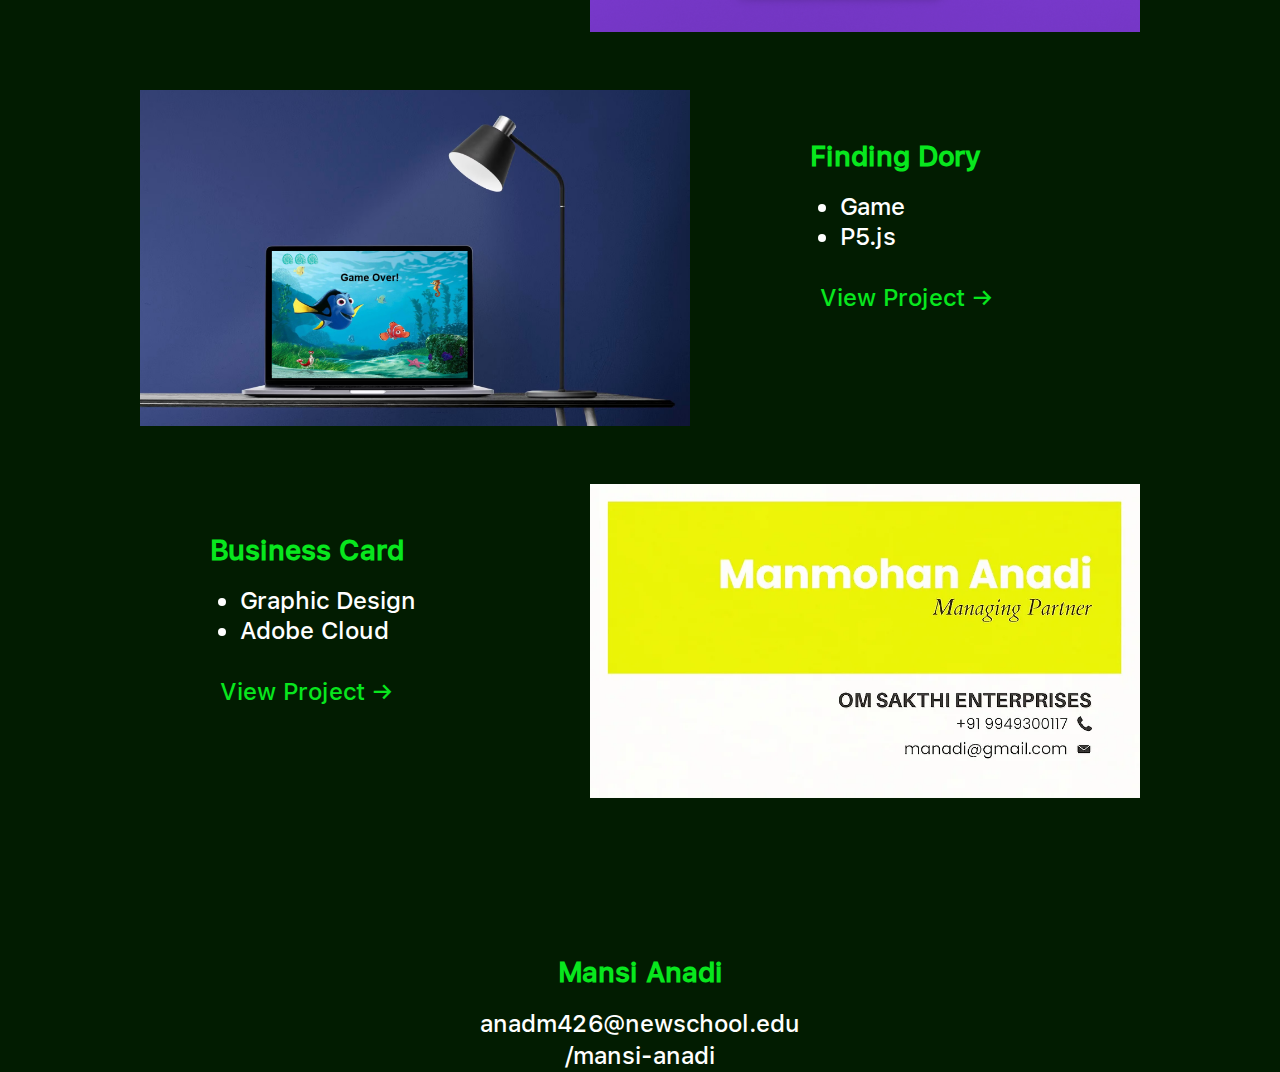
<file: mansi/index-backup.html>
<!DOCTYPE html>
<html lang="en">
<head>
	<meta charset="utf-8">
    <meta name="viewport" content="width=device-width, initial-scale=1, shrink-to-fit=no">
    <meta name="description" content="">
    <meta name="author" content="">
    <title>Home | Mansi</title>
	<link rel="stylesheet" href="assets/css/style.css">
</head>
<body>

    <!-- Page Navbar -->
	<header class="navbar">
        <div class="navbar-container container">
            <input type="checkbox" name="" id="">
            <div class="hamburger-lines">
                <span class="line line1"></span>
                <span class="line line2"></span>
                <span class="line line3"></span>
            </div>
            <ul class="menu-items">
                <li><a href="#Home">Home</a></li>
                <li><a href="#About">About</a></li>
                <li><a href="#Projects">Projects</a></li>
                <li><a href="#Contact">Contact</a></li>
            </ul>
            <h1 class="logo">Mansi</h1>
        </div>
    </header>   
	<!-- End of Page Navbar -->

    <!-- page header -->
    <header id="Home" class="header">
        <div class="container">
			<div class="header-content">
            <h2 class="header-title">Hi I'm</h2>
            <h1 class="header-subtitle">Mansi Anadi</h1>
            <p class="header-paragraph">Multidisciplinary designer</p>   
			</div>
			<div class="header-image">
				<img src="assets/img/banner.png" alt="Banner"/>
			</div> 
        </div>              
    </header><!-- end of page header -->

    <!-- About section -->
    <section class="section" id="About">
        <div class="container">
            	<h1 class="section-title">About</h1>
			<div class="about-image">
				<img src="assets/img/picture.webp" alt=""/>
			</div>
			<div class="about-content">
				<p class="section-paragraph">I'm a First year MFA Design and Technology student studying at the Parsons School of Design.
<br/><br/>
Coming from a multidisciplinary background, I thrive on data-driven decision-making with creative problem-solving, bridging the gap between science and design.
<br/><br/>
As I continue to expand my knowledge and skills, I look forward to collaborating with multidisciplinary teams to create innovative, user-centric solutions that make a positive impact.</p>
			</div>
        </div>
    </section>
	<!-- end of about section -->
	
	
    <section class="section" id="Projects">
        <div class="container">
            	<h1 class="section-title">Projects</h1>

			
	<div class="wrapper">
		<div class="tab-wrapper">
			<ul class="tabs">
					<li class="tab-link active" data-tab="1">Weather App-IOS</li>
					<li class="tab-link" data-tab="2">Estudio de Moda</li>
					<li class="tab-link" data-tab="3">Book Cover</li>
					<li class="tab-link" data-tab="4">Finding Dory</li>
					<li class="tab-link" data-tab="5">Business Card</li>
			</ul>
		</div>
	
		<div class="content-wrapper">
			<div id="tab-1" class="tab-content active">Hypertext Markup Language (HTML) is the standard markup language for creating web pages and web applications. With Cascading Style Sheets (CSS) and JavaScript, it forms a triad of cornerstone technologies for the World Wide Web. </div>
	
			<div id="tab-2" class="tab-content">CSS stands for Cascading Style Sheets. CSS describes how HTML elements are to be displayed on screen, paper, or in other media. CSS saves a lot of work. It can control the layout of multiple web pages all at once.</div>
	
			<div id="tab-3"class="tab-content">jQuery is a fast, small, and feature-rich JavaScript library. It makes things like HTML document traversal and manipulation, event handling, animation, and Ajax much simpler with an easy-to-use API that works across a multitude of browsers.</div>
			
	
			<div id="tab-4" class="tab-content">CSS stands for Cascading Style Sheets. CSS describes how HTML elements are to be displayed on screen, paper, or in other media. CSS saves a lot of work. It can control the layout of multiple web pages all at once.</div>
	
			<div id="tab-5"class="tab-content">jQuery is a fast, small, and feature-rich JavaScript library. It makes things like HTML document traversal and manipulation, event handling, animation, and Ajax much simpler with an easy-to-use API that works across a multitude of browsers.</div>
		</div>
	</div>


			<div class="section-main">
				<div class="section-content float-left">
					<h3 class="section-subtitle">Weather App-IOS</h3>
					<ul class="section-list">
						<li>UI/UX Re-design</li>
						<li>Figma</li>
					</ul>
					<a href="ios-app.html" class="view-project">View Project &#8594;</a>
				</div>
				<div class="section-image float-right">
					<img src="assets/img/app.webp" alt="project-1"/>
				</div>
			</div>
			
			<div class="section-main">
				<div class="section-image">
					<img src="assets/img/estudio.webp" alt="project-2"/>
				</div>
				<div class="section-content">
					<h3 class="section-subtitle">Estudio de Moda</h3>
					<ul class="section-list">
						<li>User Research</li>
						<li>Figma</li>
					</ul>
					<a href="https://drive.google.com/file/d/1XIFPdfuuFObtHNxjLZeRLMGCXdTAySK-/view" target="_blank" class="view-project">View Project &#8594;</a>
				</div>
			</div>
			
			<div class="section-main">
				<div class="section-content float-left">
					<h3 class="section-subtitle">Book Cover</h3>
					<ul class="section-list">
						<li>Graphic Design</li>
						<li>Adobe Cloud</li>
					</ul>
					<a href="book-cover.html" class="view-project">View Project &#8594;</a>
				</div>
				<div class="section-image float-right">
					<img src="assets/img/book-cover.webp" alt="project-3"/>
				</div>
			</div>
			
			<div class="section-main">
				<div class="section-image">
					<img src="assets/img/dory.webp" alt="project-4"/>
				</div>
				<div class="section-content">
					<h3 class="section-subtitle"> Finding Dory</h3>
					<ul class="section-list">
						<li>Game</li>
						<li>P5.js</li>
					</ul>
					<a href="https://editor.p5js.org/anadm426/full/h-N8MP3nF" class="view-project"  target="_blank">View Project &#8594;</a>
				</div>
			</div>
			
			<div class="section-main padd-0">
				<div class="section-content float-left">
					<h3 class="section-subtitle">Business Card</h3>
					<ul class="section-list">
						<li>Graphic Design</li>
						<li>Adobe Cloud</li>
					</ul>
					<a href="business-card.html" class="view-project">View Project &#8594;</a>
				</div>
				<div class="section-image float-right">
					<img src="assets/img/card.webp" alt="project-5"/>
				</div>
			</div>
			
			
        </div>
    </section>
	<!-- end of project section -->
	<footer class="section" id="Contact">
        <div class="container">
			<div class="text-center width-30">
				<h3 class="section-subtitle">Mansi Anadi</h3>
				<a href="mailto:anadm426@newschool.edu" class="d-flex">anadm426@newschool.edu</a><br/>
				<a href="https://www.linkedin.com/in/mansi-anadi/" target="_blank" class="d-flex">/mansi-anadi</a>
			</div>
		</div>
	</footer>

    	
  <script src="https://code.jquery.com/jquery-3.6.0.js"></script>
<script>
	window.onscroll = function () {
  var header = document.querySelector("header");
  if (window.pageYOffset > 0) {
    header.classList.add("sticky");
  } else {
    header.classList.remove("sticky");
  }
};

</script>
<script>
	$('.tab-link').click( function() {
	
	var tabID = $(this).attr('data-tab');
	
	$(this).addClass('active').siblings().removeClass('active');
	
	$('#tab-'+tabID).addClass('active').siblings().removeClass('active');
});
</script>
</body>
</html>
</file>
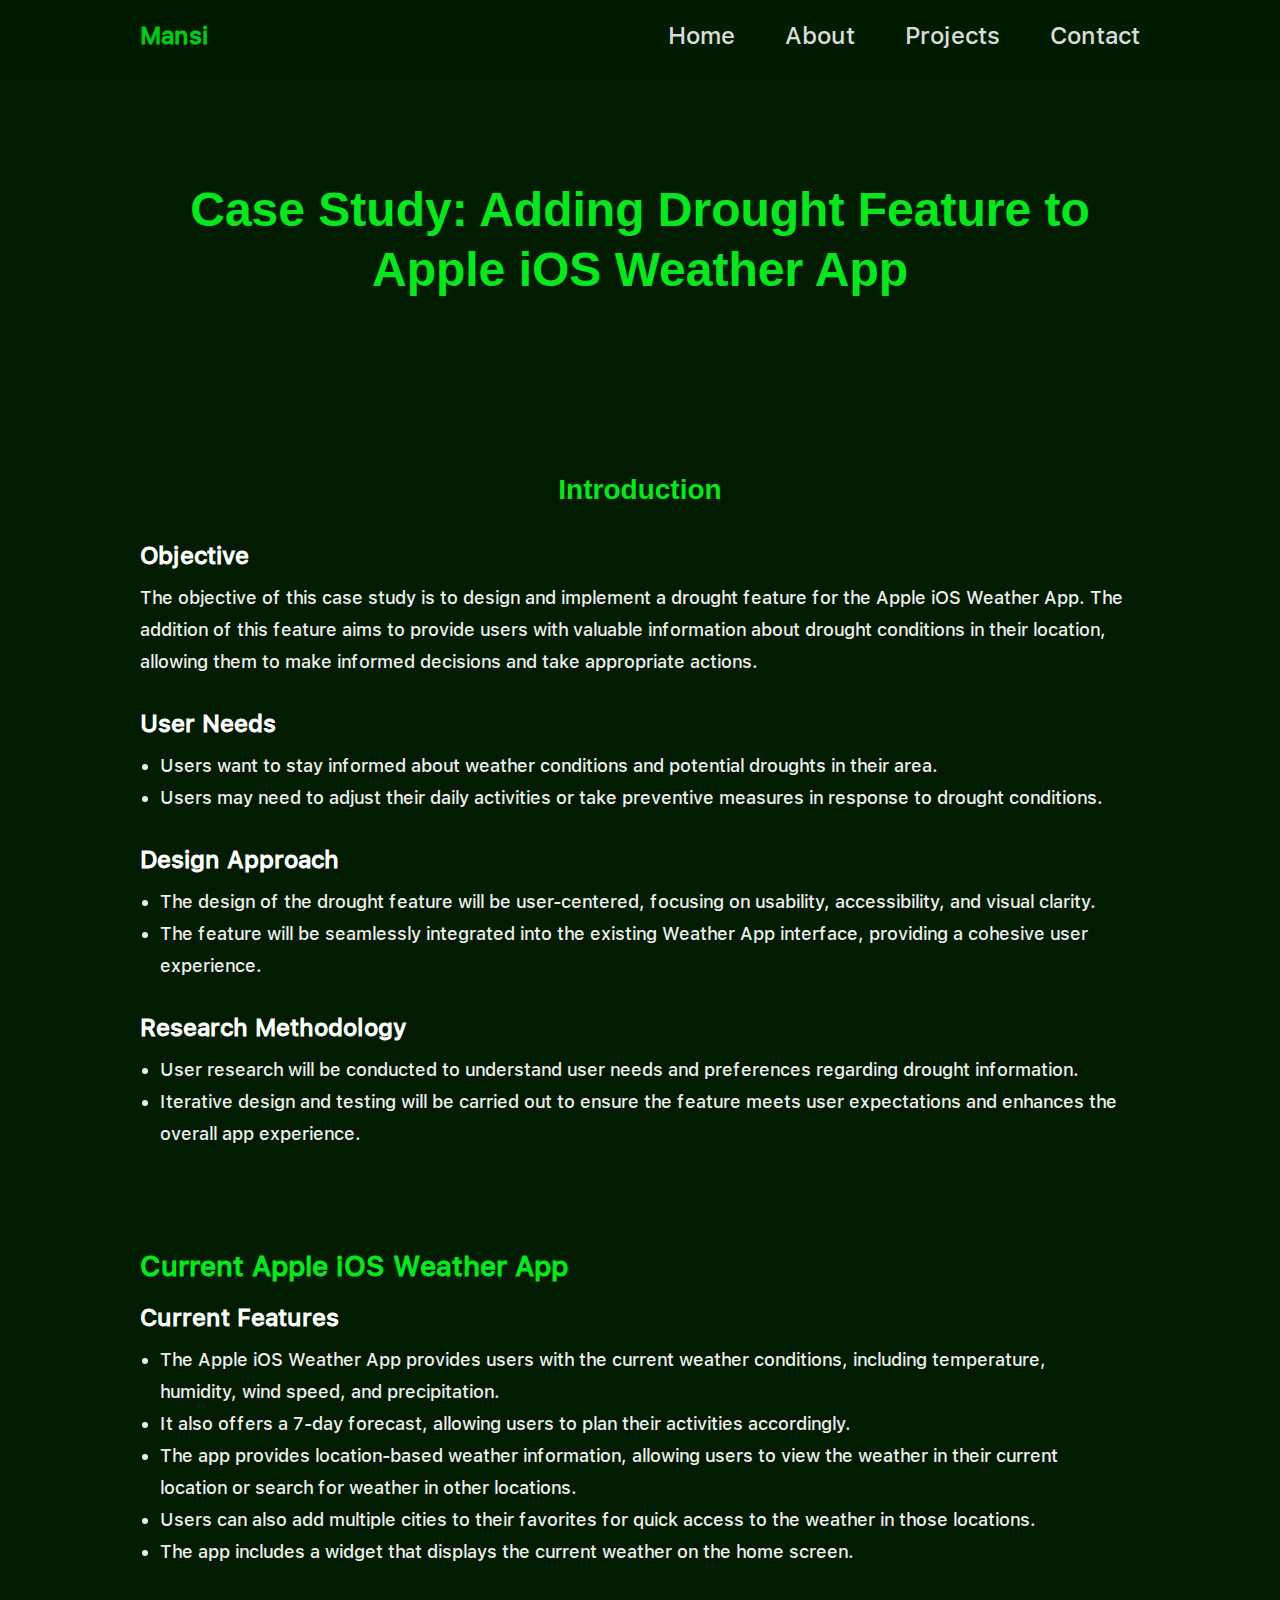
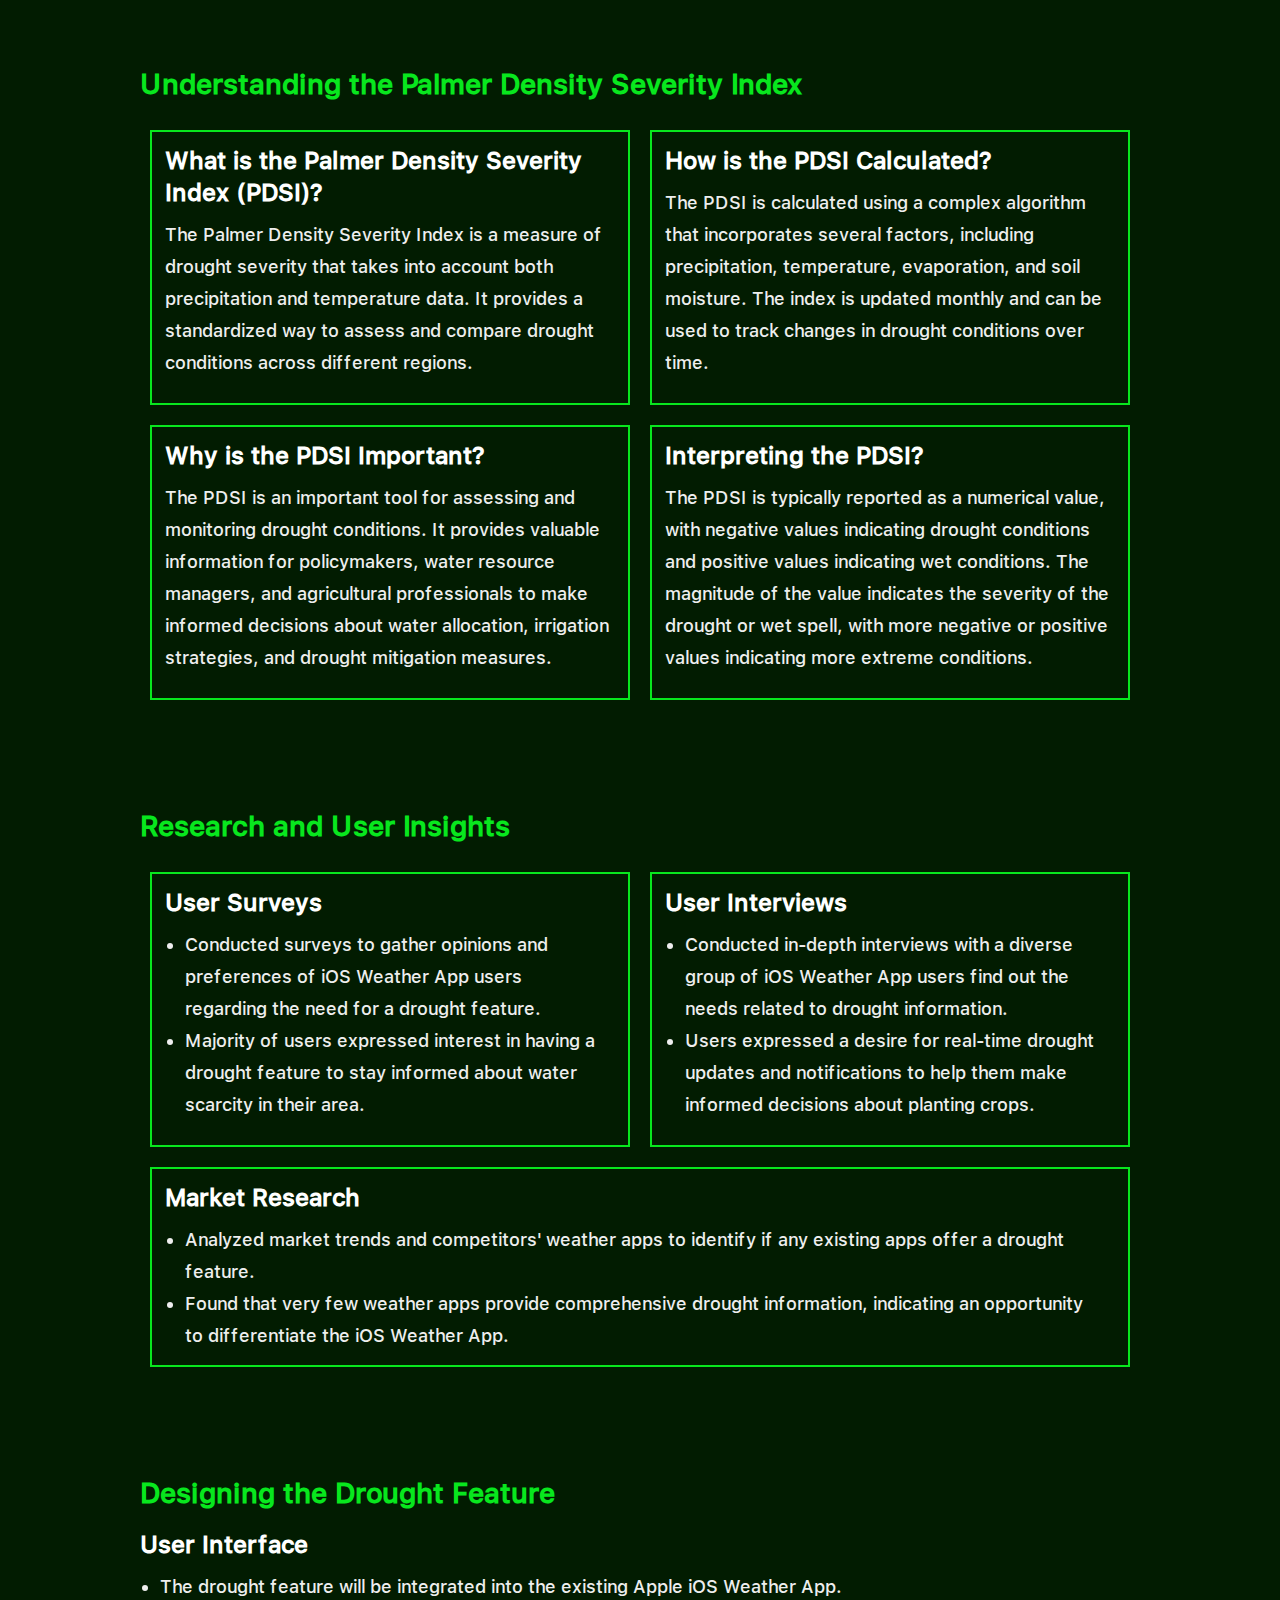
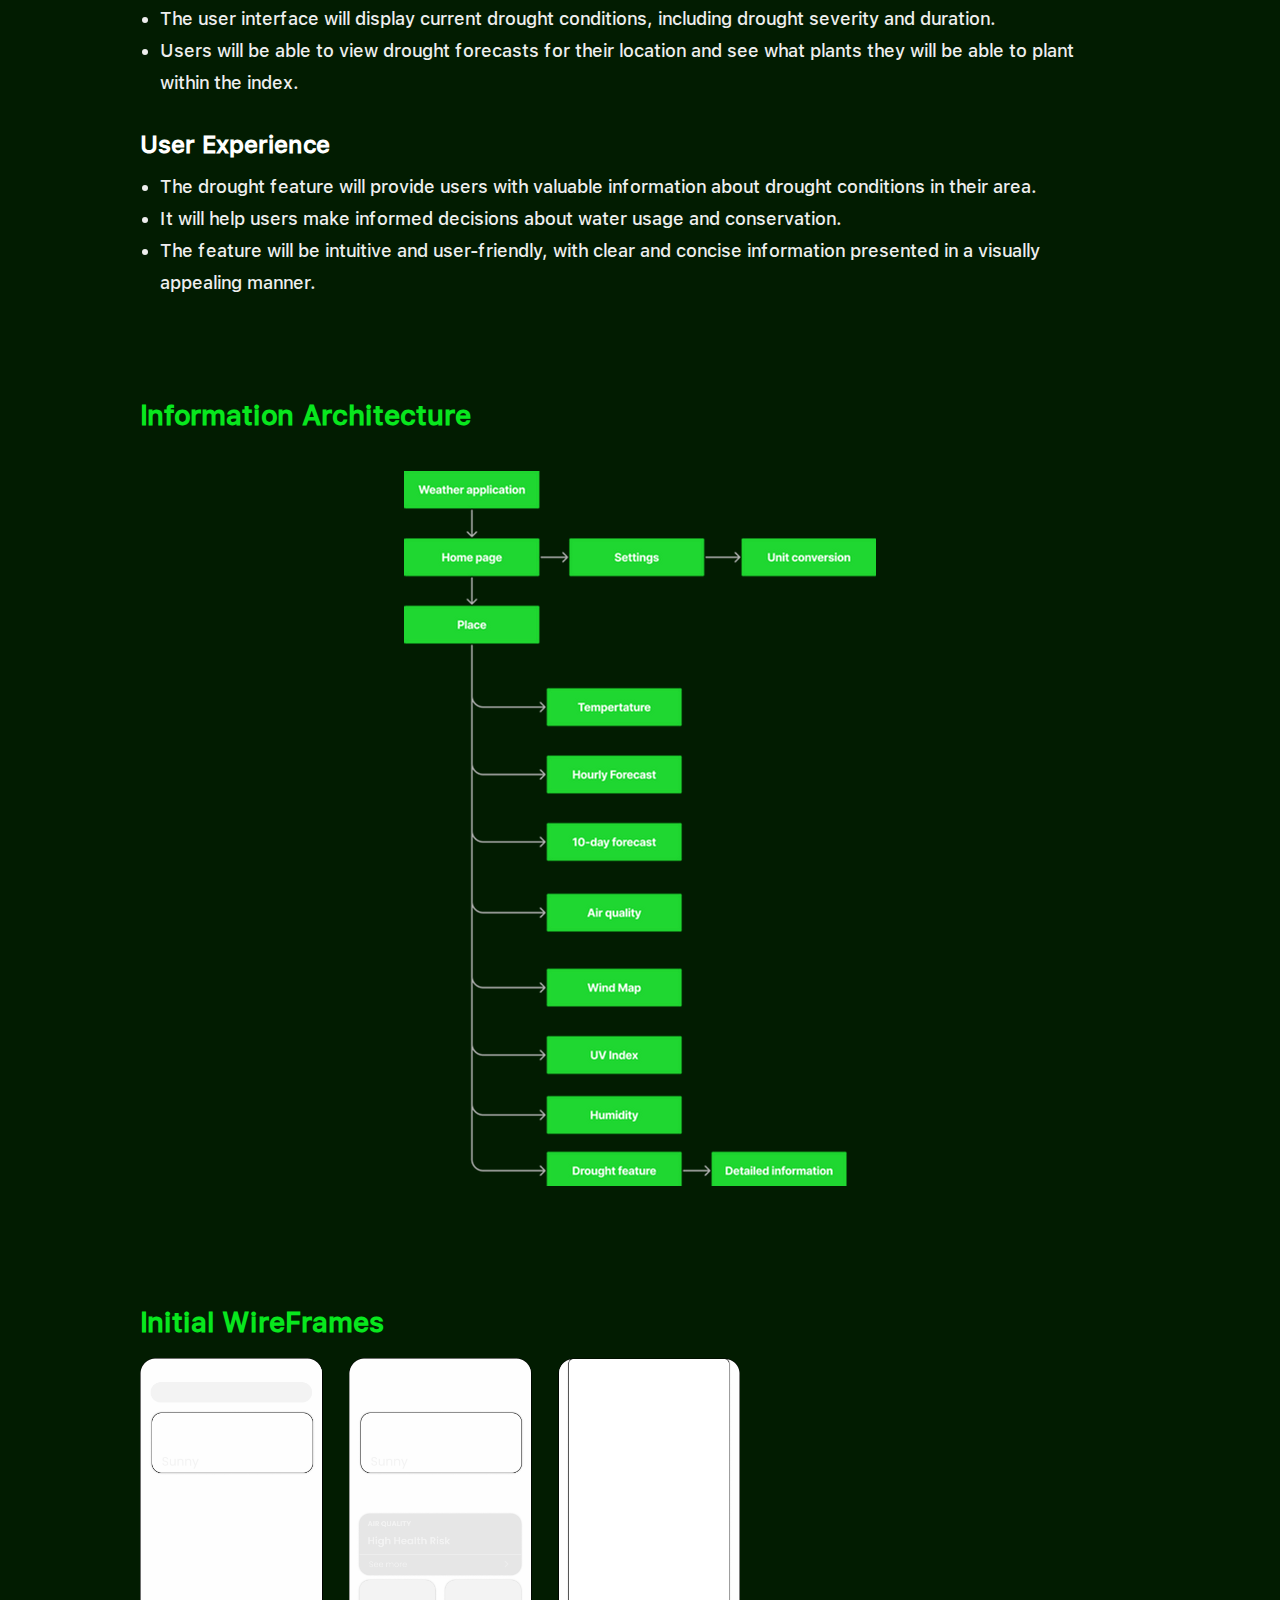
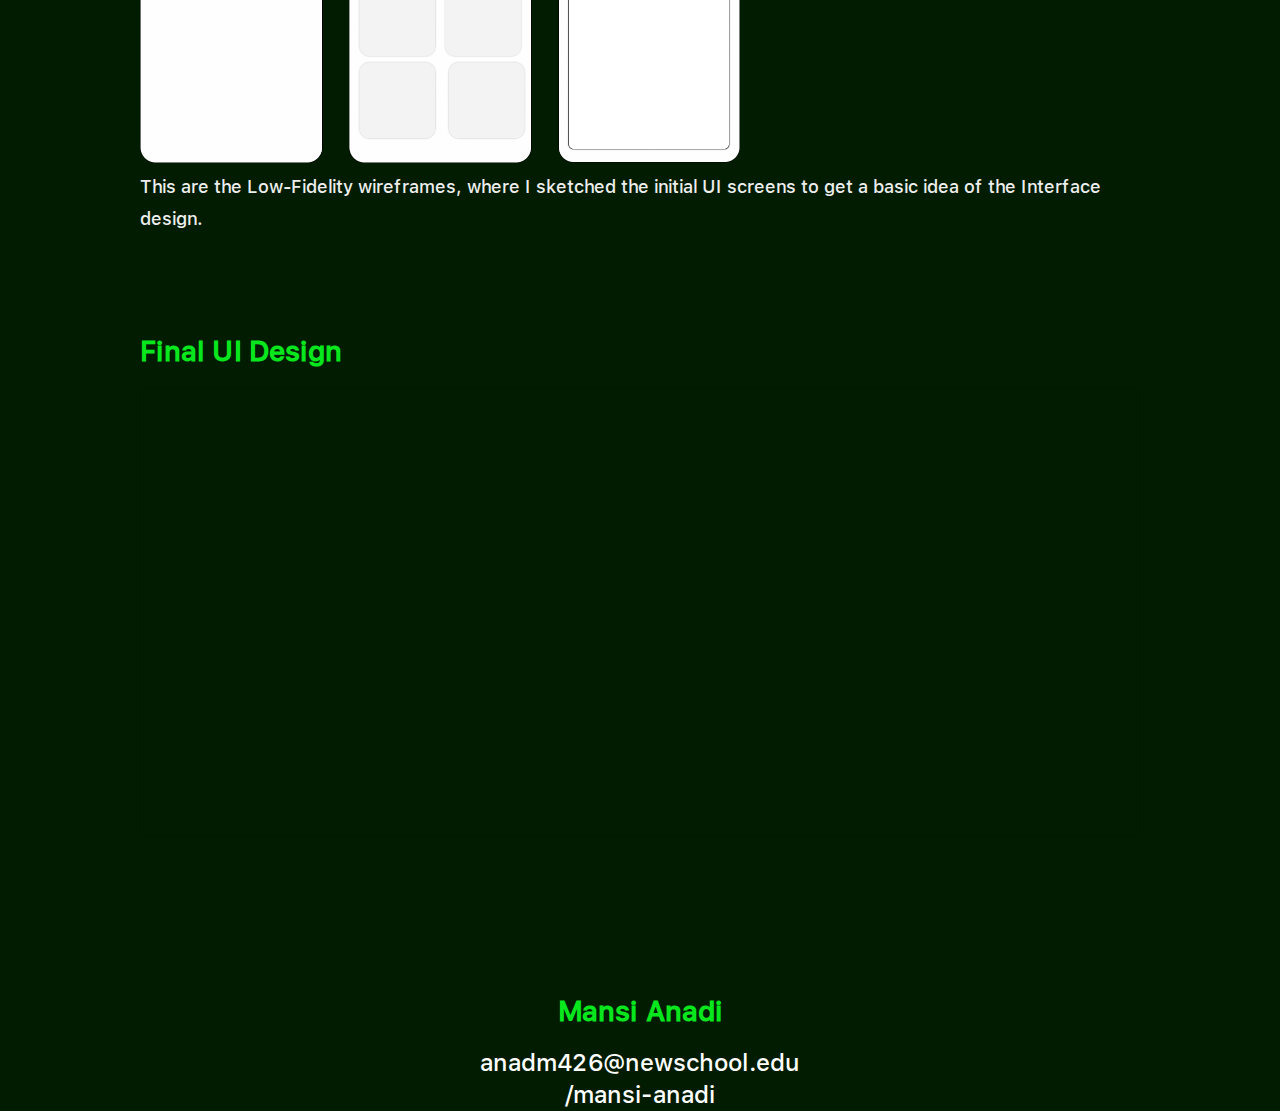
<file: mansi/ios-app.html>
<!DOCTYPE html>
<html lang="en">
<head>
	<meta charset="utf-8">
    <meta name="viewport" content="width=device-width, initial-scale=1, shrink-to-fit=no">
    <meta name="description" content="">
    <meta name="author" content="">
    <title>Home | Mansi</title>
	<link rel="stylesheet" href="assets/css/style.css">
</head>
<body>

    <!-- Page Navbar -->
	<header class="navbar">
        <div class="navbar-container container">
            <input type="checkbox" name="" id="">
            <div class="hamburger-lines">
                <span class="line line1"></span>
                <span class="line line2"></span>
                <span class="line line3"></span>
            </div>
            <ul class="menu-items">
                <li><a href="index.html#Home">Home</a></li>
                <li><a href="index.html#About">About</a></li>
                <li><a href="index.html#Projects">Projects</a></li>
                <li><a href="index.html#Contact">Contact</a></li>
            </ul>
            <h1 class="logo">Mansi</h1>
        </div>
    </header>   
	<!-- End of Page Navbar -->
	
	<!-- project section -->
    <section class="section" id="Projects">
        <div class="container">
			<div class="section-inner">
					<h2 class="section-title">Case Study: Adding Drought Feature to Apple iOS Weather App</h2>
			<h3 class="section-title section-subtitle">Introduction</h3>
			<h4>Objective</h4>
			<p>The objective of this case study is to design and implement a drought feature for the Apple iOS Weather App. The addition of this feature aims to provide users with valuable information about drought conditions in their location, allowing them to make informed decisions and take appropriate actions.</p>
			<h4>User Needs</h4>
			<ul>
			                <li>Users want to stay informed about weather conditions and potential droughts in their area.</li>
			                <li>Users may need to adjust their daily activities or take preventive measures in response to drought conditions.</li>
			</ul>
			<h4>Design Approach</h4>
			<ul>
			                <li>The design of the drought feature will be user-centered, focusing on usability, accessibility, and visual clarity.</li>
			                <li>The feature will be seamlessly integrated into the existing Weather App interface, providing a cohesive user experience.</li>
			</ul>
			<h4>Research Methodology</h4>
			<ul>
			                <li>User research will be conducted to understand user needs and preferences regarding drought information.</li>
			                <li>Iterative design and testing will be carried out to ensure the feature meets user expectations and enhances the overall app experience.</li>
			</ul>
			<h3 class="section-subtitle">Current Apple iOS Weather App</h3>
			<h4>Current Features</h4>
			<ul>
			                <li>The Apple iOS Weather App provides users with the current weather conditions, including temperature, humidity, wind speed, and precipitation.</li>
			                <li>It also offers a 7-day forecast, allowing users to plan their activities accordingly.</li>
			                <li>The app provides location-based weather information, allowing users to view the weather in their current location or search for weather in other locations.</li>
			                <li>Users can also add multiple cities to their favorites for quick access to the weather in those locations.</li>
			                <li>The app includes a widget that displays the current weather on the home screen.</li>
			</ul>
			 
			<h3 class="section-subtitle">Understanding the Palmer Density Severity Index</h3>
			 
			<div class="app-box">
			                <h4>What is the Palmer Density Severity Index (PDSI)?</h4>
			                <p>The Palmer Density Severity Index is a measure of drought severity that takes into account both precipitation and temperature data. It provides a standardized way to assess and compare drought conditions across different regions.
			</p>
			</div>
			 
			 
			<div class="app-box">
			                <h4>How is the PDSI Calculated?</h4>
			                <p>The PDSI is calculated using a complex algorithm that incorporates several factors, including precipitation, temperature, evaporation, and soil moisture. The index is updated monthly and can be used to track changes in drought conditions over time.
			                </p>
			</div>
			 
			<div class="app-box">
			                <h4>Why is the PDSI Important?</h4>
			                <p>The PDSI is an important tool for assessing and monitoring drought conditions. It provides valuable information for policymakers, water resource managers, and agricultural professionals to make informed decisions about water allocation, irrigation strategies, and drought mitigation measures.
			                </p>
			</div>
			 
			<div class="app-box">
			                <h4>Interpreting the PDSI?</h4>
			                <p>The PDSI is typically reported as a numerical value, with negative values indicating drought conditions and positive values indicating wet conditions. The magnitude of the value indicates the severity of the drought or wet spell, with more negative or positive values indicating more extreme conditions.
			                </p>
			</div>
			 
			<h3 class="section-subtitle">Research and User Insights</h3>
			 
			<div class="app-box">
			                <h4>User Surveys</h4>
			                <ul>
			                                <li>Conducted surveys to gather opinions and preferences of iOS Weather App users regarding the need for a drought feature.</li>
			                                <li>Majority of users expressed interest in having a drought feature to stay informed about water scarcity in their area.
			                                </li>
			                </ul>
			</div>
			 
			<div class="app-box">
			                <h4>User Interviews</h4>
			                <ul>
			                                <li>Conducted in-depth interviews with a diverse group of iOS Weather App users find out the needs related to drought information.
			                                </li>
			                                <li>Users expressed a desire for real-time drought updates and notifications to help them make informed decisions about planting crops.
			                                </li>
			                </ul>
			</div>
			 
			<div class="app-box w-full">
			<h4>Market Research</h4>
			                <ul>
			                                <li>Analyzed market trends and competitors' weather apps to identify if any existing apps offer a drought feature.</li>
			                                <li>Found that very few weather apps provide comprehensive drought information, indicating an opportunity to differentiate the iOS Weather App.
			                                </li>
			                </ul>
			</div>
			 
			<h3 class="section-subtitle">Designing the Drought Feature</h3>
			<h4>User Interface</h4>
			<ul>
			                <li>The drought feature will be integrated into the existing Apple iOS Weather App.</li>
			                <li>The user interface will display current drought conditions, including drought severity and duration.</li>
			                <li>Users will be able to view drought forecasts for their location and see what plants they will be able to plant within the index.
			                </li>
			</ul>
			 
			<h4>User Experience</h4>
			<ul>
			                <li>The drought feature will provide users with valuable information about drought conditions in their area.</li>
			                <li>It will help users make informed decisions about water usage and conservation.</li>
			                <li>The feature will be intuitive and user-friendly, with clear and concise information presented in a visually appealing manner.</li>
			</ul>
			 
			<h3 class="section-subtitle">Information Architecture</h3>
			<img src="assets/img/architecture.webp" alt="architecture" class="architecture"/>
			 
			<h3 class="section-subtitle">Initial WireFrames</h3>
			<img src="assets/img/wireframe.png" alt="wireframe" class="w-60"/>
			<p>This are the Low-Fidelity wireframes, where I sketched the initial UI screens to get a basic idea of the Interface design.</p>
			 
			<h3 class="section-subtitle">Final UI Design</h3>
			<iframe style="border: 1px solid rgba(0, 0, 0, 0.1);" width="100%" height="450" src="https://www.figma.com/embed?embed_host=share&url=https%3A%2F%2Fwww.figma.com%2Fproto%2FHCtxk2h9XMgNaxjlsiuo2F%2FApple-IOS%3Ftype%3Ddesign%26node-id%3D1-744%26t%3DrwQpm2KKcgfWpTxq-1%26scaling%3Dscale-down%26page-id%3D0%253A1%26mode%3Ddesign" allowfullscreen></iframe>

			</div>
			
			
        </div>
    </section>
	<!-- end of project section -->
	<footer class="section" id="Contact">
        <div class="container">
			<div class="text-center width-30">
				<h3 class="section-subtitle">Mansi Anadi</h3>
				<a href="mailto:anadm426@newschool.edu" class="d-flex">anadm426@newschool.edu</a><br/>
				<a href="https://www.linkedin.com/in/mansi-anadi/" target="_blank" class="d-flex">/mansi-anadi</a>
			</div>
		</div>
	</footer>

    	
<script>
	window.onscroll = function () {
  var header = document.querySelector("header");
  if (window.pageYOffset > 0) {
    header.classList.add("sticky");
  } else {
    header.classList.remove("sticky");
  }
};

</script>
</body>
</html>
</file>
<file: mansi/assets/css/style.css>
* {
  margin: 0;
  padding: 0;
  box-sizing: border-box;
  scroll-behavior: smooth;
}
@font-face {
    font-family: 'Lily Script One';
    src: url('../fonts/LilyScriptOne-Regular.eot');
    src: url('../fonts/LilyScriptOne-Regular.eot?#iefix') format('embedded-opentype'),
        url('../fonts/LilyScriptOne-Regular.woff2') format('woff2'),
        url('../fonts/LilyScriptOne-Regular.woff') format('woff'),
        url('../fonts/LilyScriptOne-Regular.ttf') format('truetype'),
        url('../fonts/LilyScriptOne-Regular.svg#LilyScriptOne-Regular') format('svg');
    font-weight: normal;
    font-style: normal;
    font-display: swap;
}
@font-face {
    font-family: 'SF Pro Text';
    src: url('../fonts/SFProText-Medium.eot');
    src: url('../fonts/SFProText-Medium.eot?#iefix') format('embedded-opentype'),
        url('../fonts/SFProText-Medium.woff2') format('woff2'),
        url('../fonts/SFProText-Medium.woff') format('woff'),
        url('../fonts/SFProText-Medium.ttf') format('truetype'),
        url('../fonts/SFProText-Medium.svg#SFProText-Medium') format('svg');
    font-weight: 500;
    font-style: normal;
    font-display: swap;
}



body{
	background: rgb(2, 28, 1);
	font-family: syne,sans-serif;
	font-size: 24px;
	line-height: 32px;
    font-family: 'SF Pro Text';
}

.navbar input[type="checkbox"],
.navbar .hamburger-lines {
  display: none;
}

.container {
  max-width: 1000px;
  width: 90%;
  margin: auto;
}

.navbar {
  position: fixed;
  width: 100%;
  height: 80px;
  color: #fff;
  background: #021c01;
  opacity: 0.85;
  z-index: 100;
	padding:10px 0
}

.navbar-container {
  display: flex;
  justify-content: space-between;
  align-items: center;
	padding:10px 0
}

.menu-items {
  order: 2;
  display: flex;
}
.logo {
  order: 1;
  font-size: 24px;
	color: #08E71E
}

.menu-items li {
  list-style: none;
  margin-left: 50px;
}

.navbar a {
  color: #fff;
  text-decoration: none;
  font-weight: 500;
  transition: color 0.3s ease-in-out;
}

.navbar a:hover {
  color: #117964;
}
.header{
	padding-top: 200px;
	position: relative;
	color:#fff;
	width: 100%;
	float: left
}
.header-content{
	float:left;
	width:45%;
	margin-top: 60px
}
.section-image{
	float:left;
	width:55%;
}
.header-title{
	font-size: 36px;
}
.header-subtitle, .section-title{
	font-size: 73px;
	margin: 60px 0px 60px;
	color: #08E71E;
    font-family: 'Lily Script One';
}
.section-title{
	animation: 3s section-title;
	font-family: syne,sans-serif;
}
@keyframes section-title {
  from {
    margin-right: 100%;
  }
  to {
    margin-left: 0%;
  }
}


.section-title{
	font-size: 48px;
	margin:30px 0px 60px;
	line-height: 60px;
}
.header-paragraph, .section-paragraph{
	line-height: 30px
}
.header-image{
	float:right;
	width:55%;
	color: #fff;
}
.section-content{
	float:right;
	width:40%;
	color: #fff;
	padding-left: 70px
}
.about-content{
	float:right;
	width:60%;
	color: #fff;
}
.about-image{
	width:40%;
	float: left;
	text-align: center
}
.about-image img{
	border-radius: 250px;
	width: 60%;
	box-shadow: 0px 0px 130px #08E71E
}
.header-image img, .section-image img{
	width:100%;
	margin: 50px 0 0
}
.section{
	padding: 150px 0 0;
	position: relative;
	width: 100%;
	float: left
}
.section-title{
	text-align: center
}
.section-main{
	padding:	0px;
	width:100%;
	float: left;
}
.section-subtitle {
	font-size: 28px;
	margin:100px 0 20px;
	color: #08E71E;
	width: 100%;
	float: left
}
.section-list{
	padding:0px 30px 30px;
	line-height: 30px;
}
.view-project{
	color: #08E71E;
	line-height: 30px;
	padding: 10px;
	text-decoration: none;
}
.float-left{
	float: left
}
.float-right{
	float: right
}
.text-center{
	text-align: center
}
.width-30 a{
	color: #fff;
	text-decoration: none;
	margin-bottom: 10px
}
.width-30 h3{
	margin-top: 0
}

.section-inner{
	color:#fff;
	width:100%;
	float: left
}
.section-inner h4 {
	font-size: 24px;
	margin:30px 0 10px;
}
.section-inner p, .section-inner li{
	color:#eee;
	font-size:18px
}
.section-inner ul{
	padding:0 20px
}
.app-box{
	width: 48%;
margin: 10px;
padding: 13px;
border: solid 2px #08E71E;
float: left;
height: 275px;
}
.app-box h4{
	margin-top: 0px
}
.w-full{
	width:98%;
	margin: 10px;
	height: auto;
}
.w-60{
	width:60%
}
.section-inner a{
	color: #fff
}
.w-40{
	width:40%;
	float: left;
	text-align: center
}
.w-40 img{
	width:100%
}
.w-20{
	width:20%;
	float: left;
	text-align: center;
	margin-top: 25%;
}
.w-20 h1{
	font-size:100px;
	color: #08E71E;
}


.wrapper {
  max-width: 100%;
  float: left
}

.tab-wrapper {
  display: block;
  margin: auto;
  max-width: 65%;
border-radius: 50px;
border:solid 2px #08E71E
}

.tabs {
  margin: 0;
  padding: 0;
  display: flex;
  justify-content: center;
}

.tab-link {
  margin: 0 1%;
  list-style: none;
  padding: 10px 40px;
  color: #fff;
  cursor: pointer;
  font-weight: 700;
  transition: all ease 0.5s;
  border-bottom: solid 3px rgba(255, 255, 255, 0);
  letter-spacing: 1px;
}

.tab-link:hover {
  color: #08E71E;
}

.tab-link.active {
  color: #08E71E;
}

.content-wrapper {
  padding: 40px 80px;
}

.tab-content {
  display: none;
  color: #888;
  font-weight: 300;
  opacity: 0;
  transform: translateY(15px);
  animation: fadeIn 0.5s ease 1 forwards;
}

.tab-content.active {
  display: block;
}

@keyframes fadeIn {
  100% {
    opacity: 1;
    transform: none;
  }
}
.architecture{
	text-align: center;
margin: 0px auto;
display: block;
padding: 20px 0;

}

@media (max-width: 1100px) {
	
.app-box{
	width:100%;
	height: auto
}
}
@media (max-width: 768px) {
  .navbar {
    opacity: 0.95;
  }

  .navbar-container input[type="checkbox"],
  .navbar-container .hamburger-lines {
    display: block;
  }

  .navbar-container {
    display: block;
    position: relative;
    height: 64px;
  }

  .navbar-container input[type="checkbox"] {
    position: absolute;
    display: block;
    height: 32px;
    width: 30px;
    top: 20px;
    left: 20px;
    z-index: 5;
    opacity: 0;
    cursor: pointer;
  }

  .navbar-container .hamburger-lines {
    display: block;
    height: 28px;
    width: 35px;
    position: absolute;
    top: 20px;
    left: 20px;
    z-index: 2;
    display: flex;
    flex-direction: column;
    justify-content: space-between;
  }

  .navbar-container .hamburger-lines .line {
    display: block;
    height: 4px;
    width: 100%;
    border-radius: 10px;
    background: #06dd1c;
  }

  .navbar-container .hamburger-lines .line1 {
    transform-origin: 0% 0%;
    transition: transform 0.3s ease-in-out;
  }

  .navbar-container .hamburger-lines .line2 {
    transition: transform 0.2s ease-in-out;
  }

  .navbar-container .hamburger-lines .line3 {
    transform-origin: 0% 100%;
    transition: transform 0.3s ease-in-out;
  }

  .navbar .menu-items {
    padding-top: 100px;
    background: #052c03;
    height: 100vh;
    max-width: 300px;
    transform: translate(-150%);
    display: flex;
    flex-direction: column;
    margin-left: -40px;
    padding-left: 15px;
    transition: transform 0.5s ease-in-out;
    overflow: scroll;
  }

  .navbar .menu-items li {
    margin-bottom: 30px;
    font-weight: 500;
  }

  .logo {
    position: absolute;
    top: 10px;
    right: 15px;
    font-size: 50px;
  }

  .navbar-container input[type="checkbox"]:checked ~ .menu-items {
    transform: translateX(0);
  }

  .navbar-container input[type="checkbox"]:checked ~ .hamburger-lines .line1 {
    transform: rotate(45deg);
  }

  .navbar-container input[type="checkbox"]:checked ~ .hamburger-lines .line2 {
    transform: scaleY(0);
  }

  .navbar-container input[type="checkbox"]:checked ~ .hamburger-lines .line3 {
    transform: rotate(-45deg);
  }
  .header-content, .header-image, .about-image, .about-content, .section-content, .section-image{
	width: 100%
  }
  .tabs{
	display: block
}
}

@media (max-width: 500px) {
  .navbar-container input[type="checkbox"]:checked ~ .logo {
    display: none;
  }
}
</file>
<file: assets/css/style.css>
* {
  margin: 0;
  padding: 0;
  box-sizing: border-box;
  scroll-behavior: smooth;
}
@font-face {
    font-family: 'Lily Script One';
    src: url('../fonts/LilyScriptOne-Regular.eot');
    src: url('../fonts/LilyScriptOne-Regular.eot?#iefix') format('embedded-opentype'),
        url('../fonts/LilyScriptOne-Regular.woff2') format('woff2'),
        url('../fonts/LilyScriptOne-Regular.woff') format('woff'),
        url('../fonts/LilyScriptOne-Regular.ttf') format('truetype'),
        url('../fonts/LilyScriptOne-Regular.svg#LilyScriptOne-Regular') format('svg');
    font-weight: 100px;
    font-style: normal;
    font-display: swap;
}
@font-face {
    font-family: 'SF Pro Text';
    src: url('../fonts/SFProText-Medium.eot');
    src: url('../fonts/SFProText-Medium.eot?#iefix') format('embedded-opentype'),
        url('../fonts/SFProText-Medium.woff2') format('woff2'),
        url('../fonts/SFProText-Medium.woff') format('woff'),
        url('../fonts/SFProText-Medium.ttf') format('truetype'),
        url('../fonts/SFProText-Medium.svg#SFProText-Medium') format('svg');
    font-weight: 500;
    font-style: normal;
    font-display: swap;
}



body{
	background: rgb(2, 28, 1);
	font-family: syne,sans-serif;
	font-size: 24px;
	line-height: 32px;
    font-family: 'SF Pro Text';
}

.navbar input[type="checkbox"],
.navbar .hamburger-lines {
  display: none;
}

.container {
  max-width: 1000px;
  width: 90%;
  margin: auto;
}

.navbar {
  position: fixed;
  width: 100%;
  height: 80px;
  color: #fff;
  background: #021c01;
  opacity: 0.85;
  z-index: 100;
	padding:10px 0
	font-size:18px
}

.navbar-container {
  display: flex;
  justify-content: space-between;
  align-items: center;
	padding:10px 0
}

.menu-items {
  order: 2;
  display: flex;
}
.logo {
  order: 1;
  font-size: 24px;
	color: #08E71E
}

.menu-items li {
  list-style: none;
  margin-left: 50px;
}

.navbar a {
  color: #fff;
  text-decoration: none;
  font-weight: 500;
  transition: color 0.3s ease-in-out;
	font-size:20px;
}

.navbar a:hover {
  color: #117964;
}
.header{
	padding-top: 200px;
	position: relative;
	color:#fff;
	width: 100%;
	float: left
}
.header-content{
	float:left;
	width:45%;
	margin-top: 60px
}
.section-image{
	float:left;
	width:55%;
}
.header-title{
	font-size: 36px;
}
.header-subtitle, .section-title{
	font-size: 73px;
	margin: 60px 0px 60px;
	color: #08E71E;
    font-family: 'Lily Script One';
}
.section-title{
	animation: 3s section-title;
	font-family: syne,sans-serif;
}
@keyframes section-title {
  from {
    margin-right: 100%;
  }
  to {
    margin-left: 0%;
  }
}


.section-title{
	font-size: 48px;
	margin:30px 0px 60px;
	line-height: 60px;
}
.header-paragraph, .section-paragraph{
	line-height: 30px
}
.header-image{
	float:right;
	width:55%;
	color: #fff;
}
.section-content{
	float:right;
	width:40%;
	color: #fff;
	padding-left: 70px
}
.about-content{
	float:right;
	width:60%;
	color: #fff;
}
.about-image{
	width:40%;
	float: left;
	text-align: center
}
.about-image img{
	border-radius: 250px;
	width: 60%;
	box-shadow: 0px 0px 130px #08E71E
}
.header-image img, .section-image img{
	width:100%;
	margin: 50px 0 0
}
.section{
	padding: 150px 0 0;
	position: relative;
	width: 100%;
	float: left
}
.section-title{
	text-align: center
}
.section-main{
	padding:	0px;
	width:100%;
	float: left;
}
.section-subtitle {
	font-size: 28px;
	margin:100px 0 20px;
	color: #08E71E;
	width: 100%;
	float: left
}
.section-list{
	padding:0px 30px 30px;
	line-height: 30px;
}
.view-project{
	color: #08E71E;
	line-height: 30px;
	padding: 10px;
	text-decoration: none;
}
.float-left{
	float: left
}
.float-right{
	float: right
}
.text-center{
	text-align: center
}
.width-30 a{
	color: #fff;
	text-decoration: none;
	margin-bottom: 10px
}
.width-30 h3{
	margin-top: 0
}

.section-inner{
	color:#fff;
	width:100%;
	float: left
}
.section-inner h4 {
	font-size: 24px;
	margin:30px 0 10px;
}
.section-inner p, .section-inner li{
	color:#eee;
	font-size:18px
}
.section-inner ul{
	padding:0 20px
}
.app-box{
	width: 48%;
margin: 10px;
padding: 13px;
border: solid 2px #08E71E;
float: left;
height: 275px;
}
.app-box h4{
	margin-top: 0px
}
.w-full{
	width:98%;
	margin: 10px;
	height: auto;
}
.w-60{
	width:60%
}
.section-inner a{
	color: #fff
}
.w-40{
	width:40%;
	float: left;
	text-align: center
}
.w-40 img{
	width:100%
}
.w-20{
	width:20%;
	float: left;
	text-align: center;
	margin-top: 25%;
}
.w-20 h1{
	font-size:100px;
	color: #08E71E;
}


.wrapper {
  max-width: 100%;
  float: left
}

.tab-wrapper {
  display: block;
  margin: auto;
  max-width: 65%;
border-radius: 50px;
border:solid 2px #08E71E
}

.tabs {
  margin: 0;
  padding: 0;
  display: flex;
  justify-content: center;
}

.tab-link {
  margin: 0 1%;
  list-style: none;
  padding: 10px 40px;
  color: #fff;
  cursor: pointer;
  font-weight: 700;
  transition: all ease 0.5s;
  border-bottom: solid 3px rgba(255, 255, 255, 0);
  letter-spacing: 1px;
}

.tab-link:hover {
  color: #08E71E;
}

.tab-link.active {
  color: #08E71E;
}

.content-wrapper {
  padding: 40px 80px;
}

.tab-content {
  display: none;
  color: #888;
  font-weight: 300;
  opacity: 0;
  transform: translateY(15px);
  animation: fadeIn 0.5s ease 1 forwards;
}

.tab-content.active {
  display: block;
}

@keyframes fadeIn {
  100% {
    opacity: 1;
    transform: none;
  }
}
.architecture{
	text-align: center;
margin: 0px auto;
display: block;
padding: 20px 0;

}

@media (max-width: 1100px) {
	
.app-box{
	width:100%;
	height: auto
}
}
@media (max-width: 768px) {
  .navbar {
    opacity: 0.95;
  }

  .navbar-container input[type="checkbox"],
  .navbar-container .hamburger-lines {
    display: block;
  }

  .navbar-container {
    display: block;
    position: relative;
    height: 64px;
  }

  .navbar-container input[type="checkbox"] {
    position: absolute;
    display: block;
    height: 32px;
    width: 30px;
    top: 20px;
    left: 20px;
    z-index: 5;
    opacity: 0;
    cursor: pointer;
  }

  .navbar-container .hamburger-lines {
    display: block;
    height: 28px;
    width: 35px;
    position: absolute;
    top: 20px;
    left: 20px;
    z-index: 2;
    display: flex;
    flex-direction: column;
    justify-content: space-between;
  }

  .navbar-container .hamburger-lines .line {
    display: block;
    height: 4px;
    width: 100%;
    border-radius: 10px;
    background: #06dd1c;
  }

  .navbar-container .hamburger-lines .line1 {
    transform-origin: 0% 0%;
    transition: transform 0.3s ease-in-out;
  }

  .navbar-container .hamburger-lines .line2 {
    transition: transform 0.2s ease-in-out;
  }

  .navbar-container .hamburger-lines .line3 {
    transform-origin: 0% 100%;
    transition: transform 0.3s ease-in-out;
  }

  .navbar .menu-items {
    padding-top: 100px;
    background: #052c03;
    height: 100vh;
    max-width: 300px;
    transform: translate(-150%);
    display: flex;
    flex-direction: column;
    margin-left: -40px;
    padding-left: 15px;
    transition: transform 0.5s ease-in-out;
    overflow: scroll;
  }

  .navbar .menu-items li {
    margin-bottom: 30px;
    font-weight: 500;
  }

  .logo {
    position: absolute;
    top: 10px;
    right: 15px;
    font-size: 50px;
  }

  .navbar-container input[type="checkbox"]:checked ~ .menu-items {
    transform: translateX(0);
  }

  .navbar-container input[type="checkbox"]:checked ~ .hamburger-lines .line1 {
    transform: rotate(45deg);
  }

  .navbar-container input[type="checkbox"]:checked ~ .hamburger-lines .line2 {
    transform: scaleY(0);
  }

  .navbar-container input[type="checkbox"]:checked ~ .hamburger-lines .line3 {
    transform: rotate(-45deg);
  }
  .header-content, .header-image, .about-image, .about-content, .section-content, .section-image{
	width: 100%
  }
  .tabs{
	display: block
}
}

@media (max-width: 500px) {
  .navbar-container input[type="checkbox"]:checked ~ .logo {
    display: none;
  }
}
</file>
